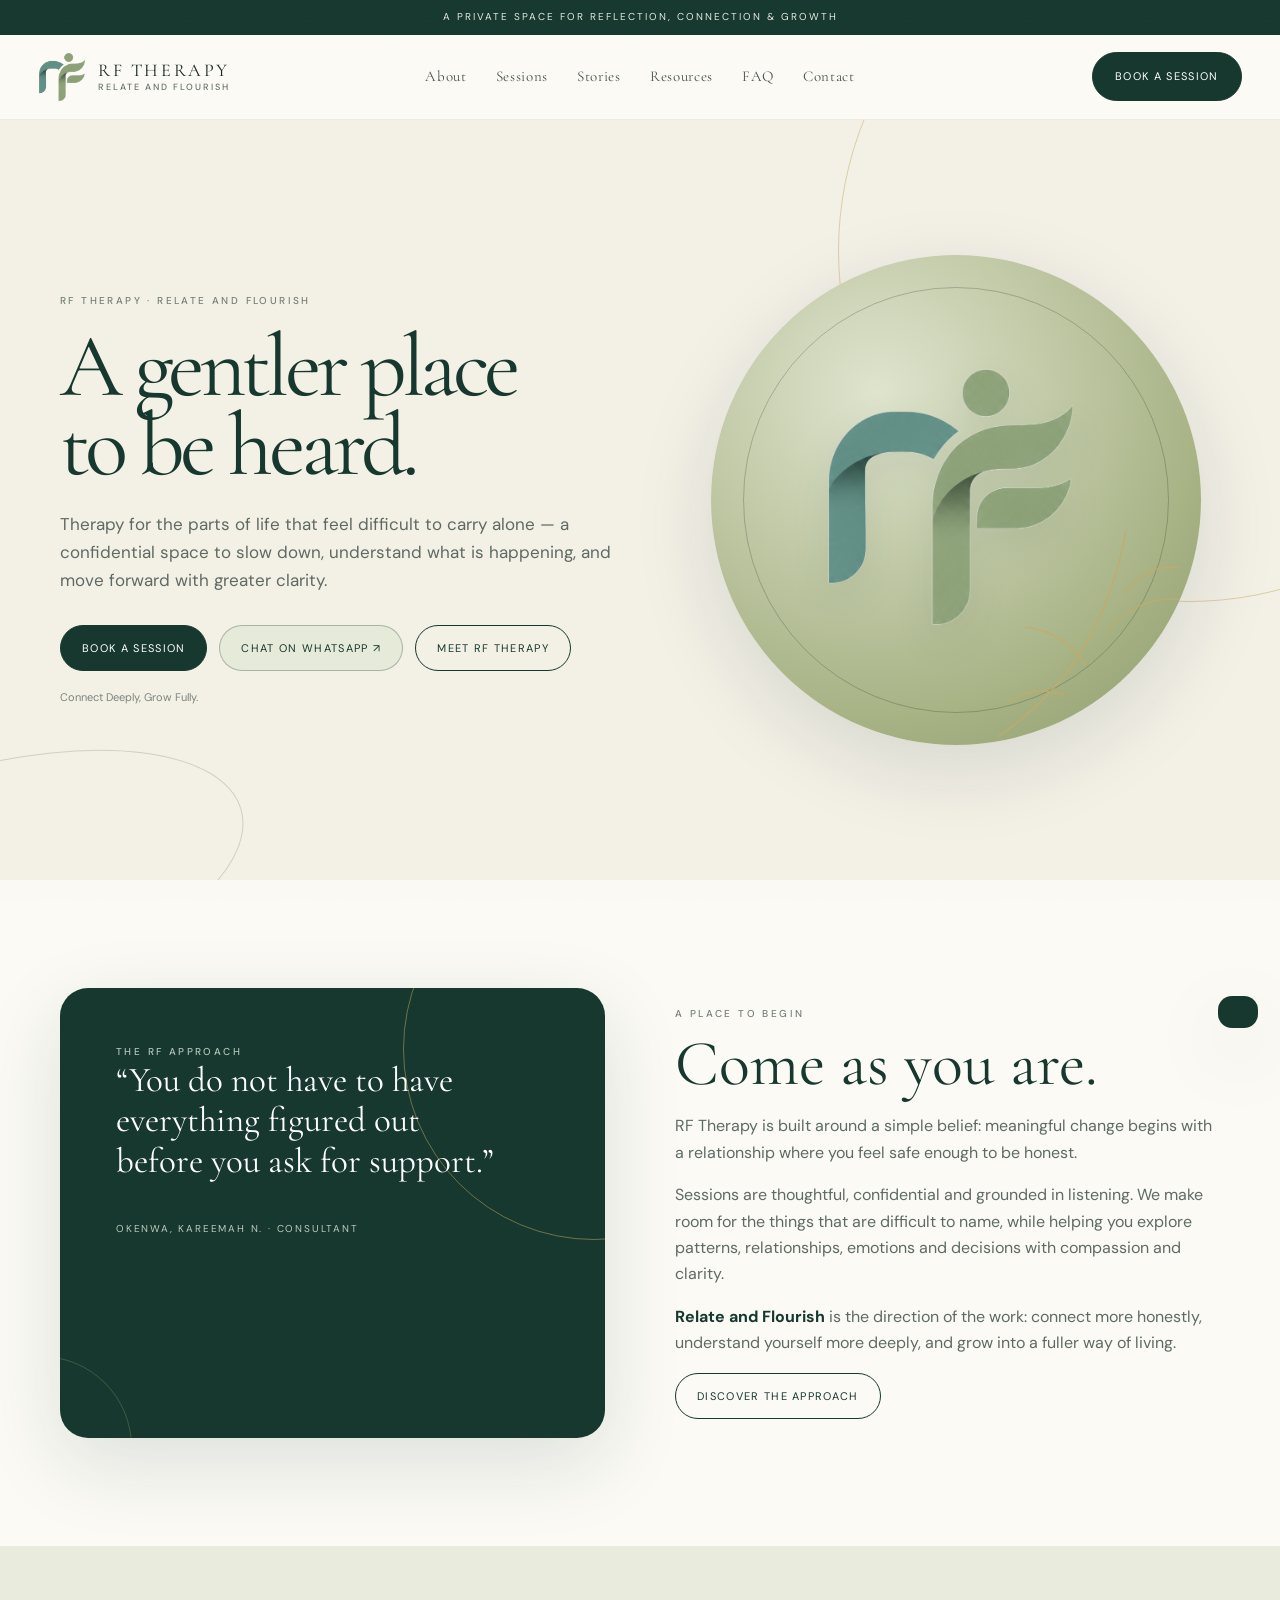
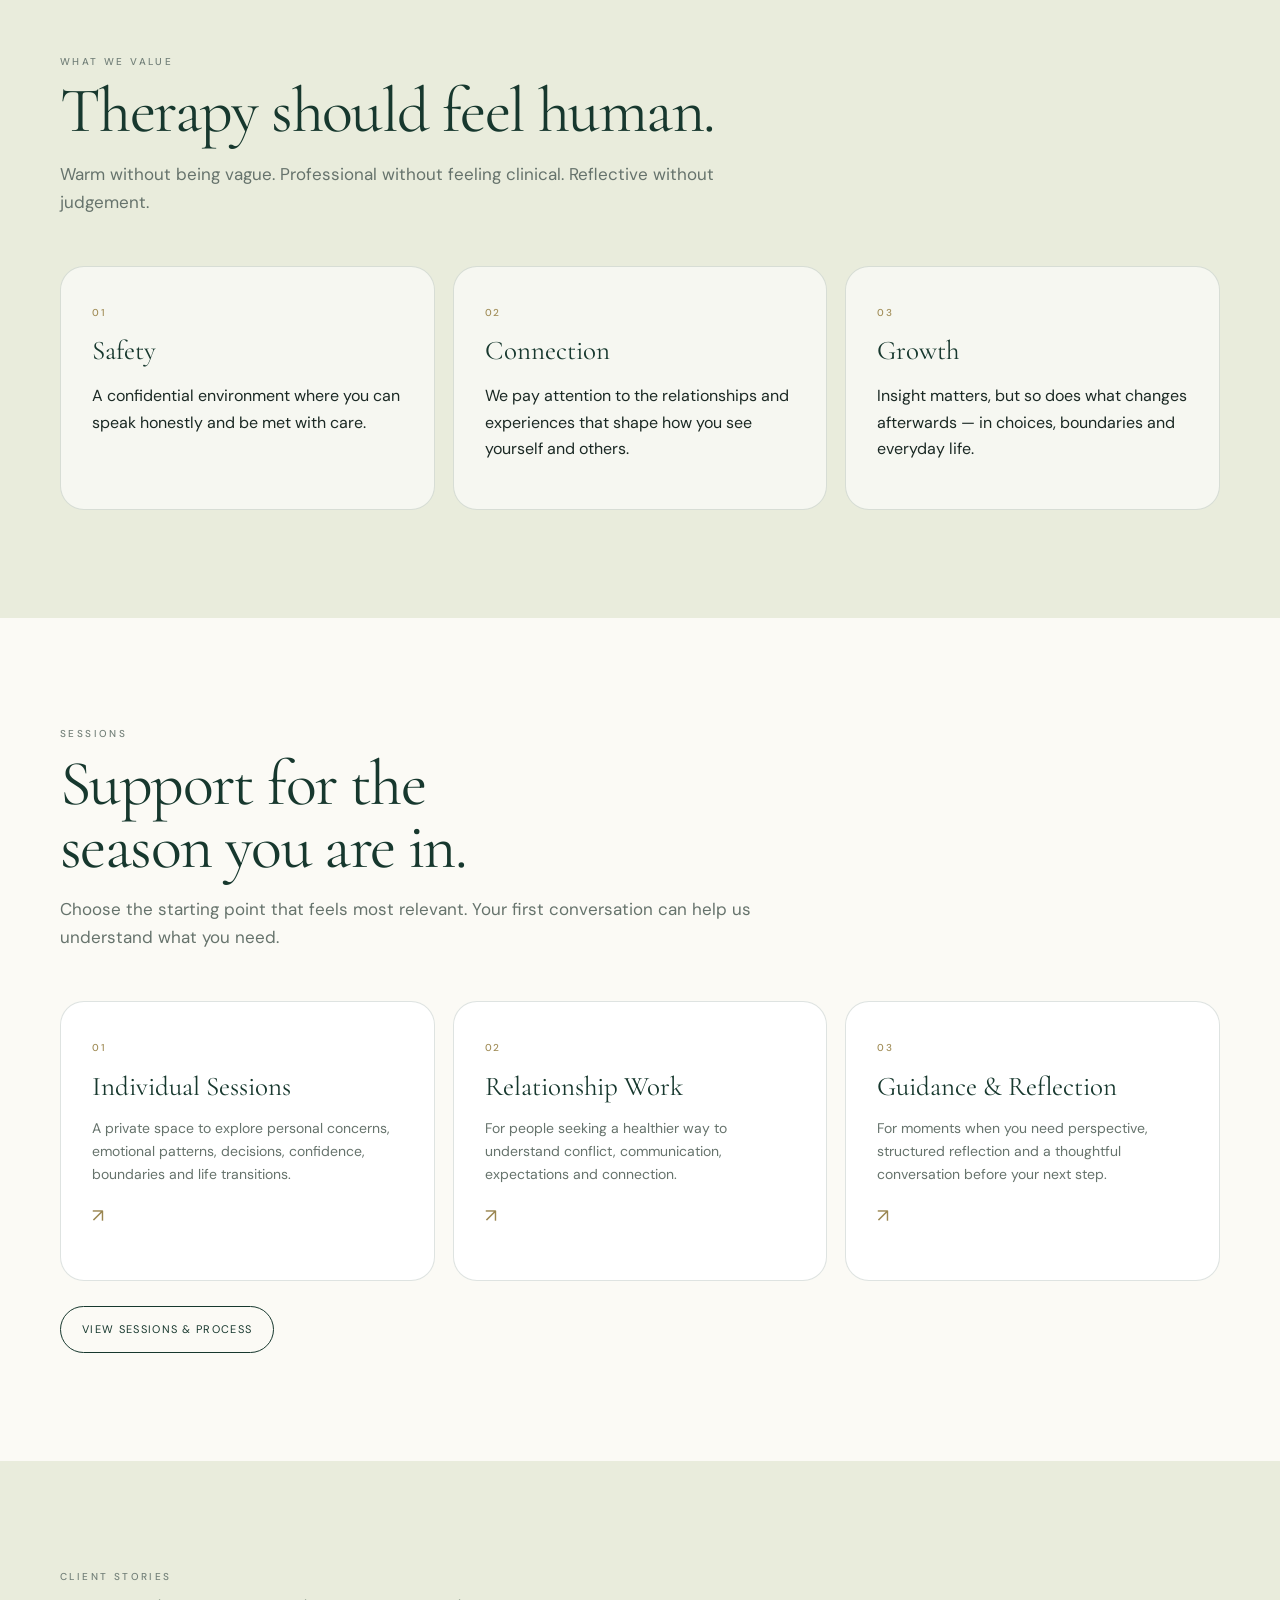
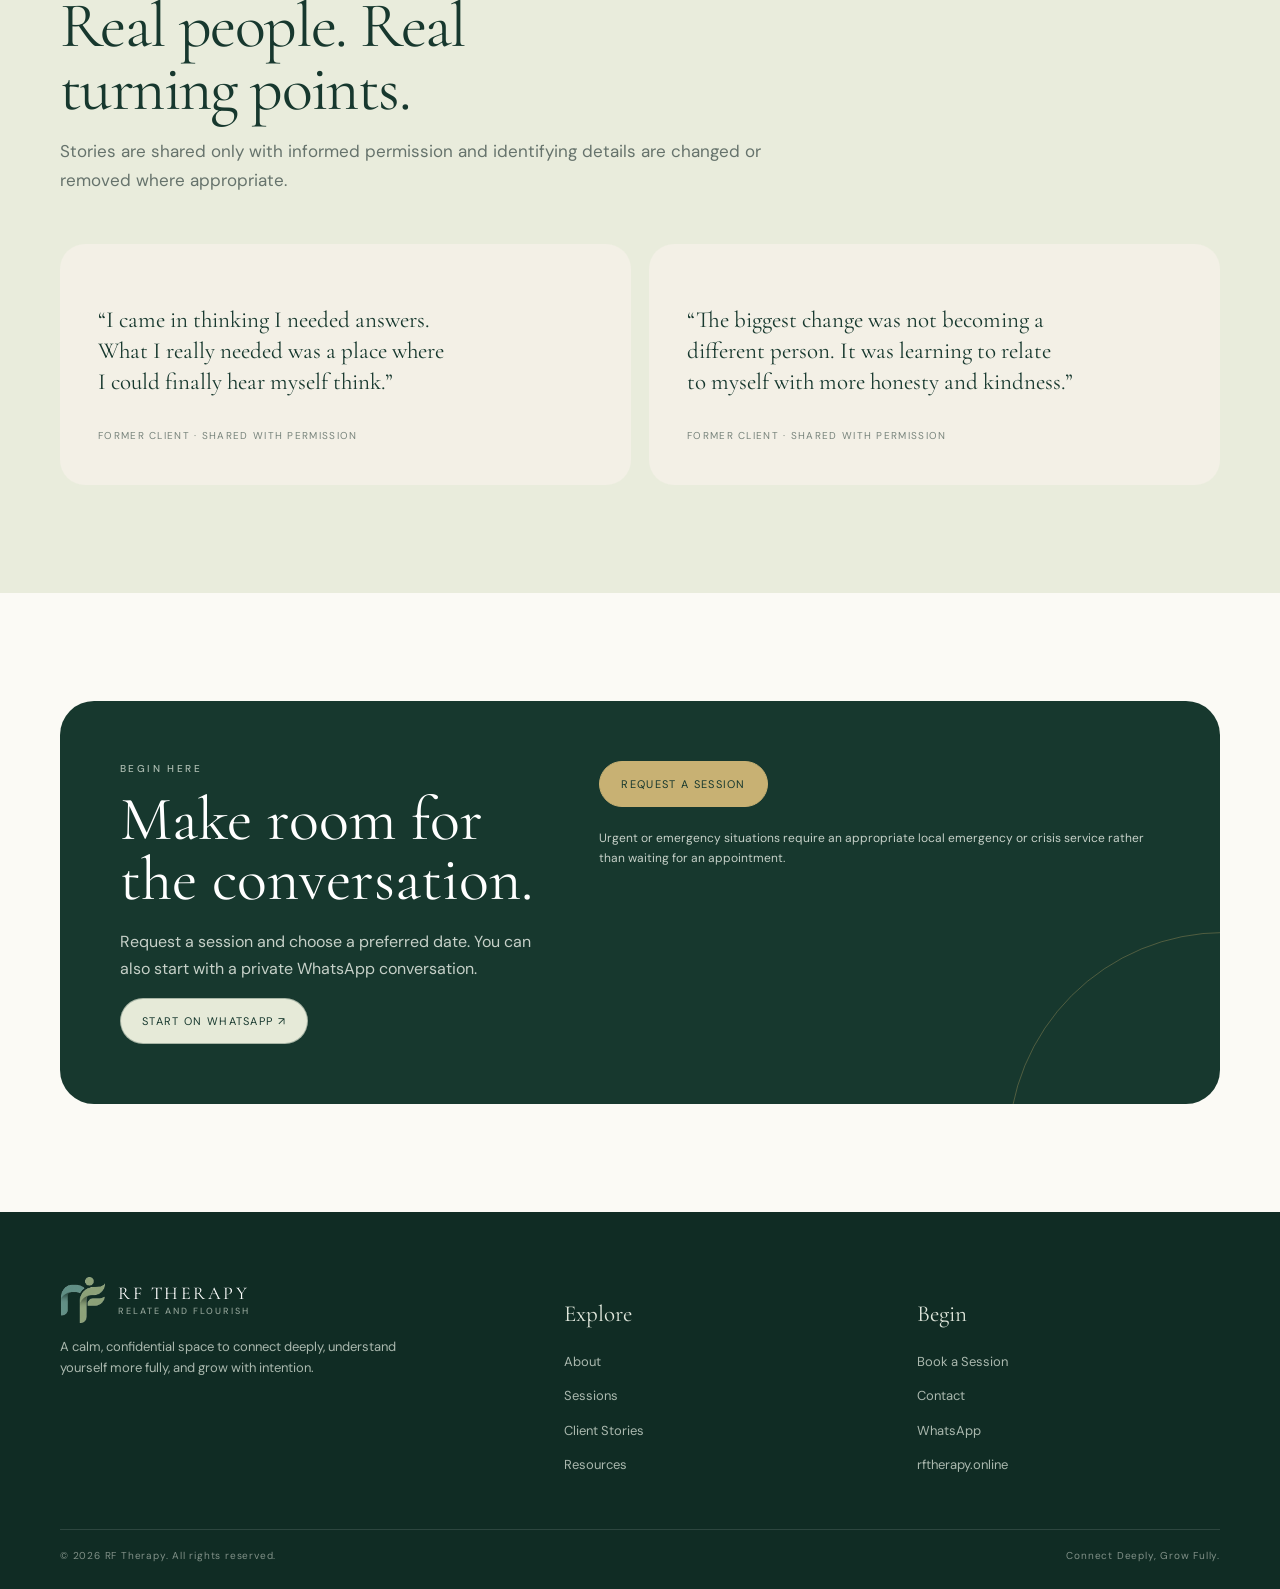
<file: index.html>
<!doctype html><html lang="en"><head><meta charset="utf-8"><meta name="viewport" content="width=device-width, initial-scale=1">
<meta name="description" content="RF Therapy — Relate & Flourish. A calm, confidential space to connect deeply and grow fully.">
<link rel="preconnect" href="https://fonts.googleapis.com"><link rel="preconnect" href="https://fonts.gstatic.com" crossorigin>
<link href="https://fonts.googleapis.com/css2?family=Cormorant+Garamond:wght@400;500;600&family=DM+Sans:wght@400;500;600&display=swap" rel="stylesheet">
<link rel="icon" type="image/x-icon" href="assets/favicon.ico"><link rel="icon" type="image/png" sizes="512x512" href="assets/favicon.png"><link rel="apple-touch-icon" href="assets/favicon-512.png"><link rel="stylesheet" href="assets/styles.css"><title>Home · RF Therapy</title></head><body><div class="announce">A private space for reflection, connection & growth</div>
<header class="site-header"><div class="wrap"><nav>
<a class="brand" href="index.html"><img src="assets/rf-mark.png" alt="RF Therapy mark"><div class="brand-copy">RF THERAPY<small>RELATE AND FLOURISH</small></div></a>
<div class="navlinks"><a href="about.html" class="">About</a><a href="sessions.html" class="">Sessions</a><a href="stories.html" class="">Stories</a><a href="resources.html" class="">Resources</a><a href="faq.html" class="">FAQ</a><a href="contact.html" class="">Contact</a></div>
<a class="nav-cta" href="booking.html">Book a Session</a><button class="menu" onclick="document.getElementById('mobilePanel').classList.toggle('open')" aria-label="Menu">☰</button>
</nav></div><div class="mobile-panel" id="mobilePanel"><a href="about.html">About</a><a href="sessions.html">Sessions</a><a href="stories.html">Stories</a><a href="resources.html">Resources</a><a href="faq.html">FAQ</a><a href="contact.html">Contact</a><a href="booking.html"><strong>Book a Session →</strong></a></div></header>
<main>
<section class="hero"><div class="wrap hero-grid"><div>
<div class="eyebrow">RF Therapy · Relate and Flourish</div>
<h1>A gentler place<br>to be heard.</h1>
<p>Therapy for the parts of life that feel difficult to carry alone — a confidential space to slow down, understand what is happening, and move forward with greater clarity.</p>
<div class="actions"><a class="btn primary" href="booking.html">Book a Session</a><a class="btn whatsapp" href="https://wa.me/2348144134768" target="_blank" rel="noopener">Chat on WhatsApp ↗</a><a class="btn secondary" href="about.html">Meet RF Therapy</a></div>
<div class="micro">Connect Deeply, Grow Fully.</div>
</div><div class="hero-visual"><div class="hero-orb"><img src="assets/rf-mark.png" alt=""></div>
<svg class="hero-leaf" viewBox="0 0 180 190"><path d="M8 176c55-38 89-88 104-168M79 118c-14-21-30-29-49-31M96 90c19-20 38-28 58-26M61 142c-19-6-34-3-47 8M111 58c15-17 29-22 45-20"/></svg>
</div></div></section>
<section><div class="wrap split"><div class="story-panel"><div class="kicker" style="color:#b6c4ba">The RF approach</div><div class="bigquote">“You do not have to have everything figured out before you ask for support.”</div><div class="signature">OKENWA, KAREEMAH N. · CONSULTANT</div></div><div class="bodycopy"><div class="kicker">A place to begin</div><h2 class="section-head" style="font:clamp(42px,5vw,64px)/.98 var(--serif);font-weight:400;color:var(--forest);margin:10px 0 18px">Come as you are.</h2><p>RF Therapy is built around a simple belief: meaningful change begins with a relationship where you feel safe enough to be honest.</p><p>Sessions are thoughtful, confidential and grounded in listening. We make room for the things that are difficult to name, while helping you explore patterns, relationships, emotions and decisions with compassion and clarity.</p><p><strong>Relate and Flourish</strong> is the direction of the work: connect more honestly, understand yourself more deeply, and grow into a fuller way of living.</p><a class="btn secondary" href="about.html">Discover the approach</a></div></div></section>
<section class="soft"><div class="wrap"><div class="section-head"><div class="kicker">What we value</div><h2>Therapy should feel human.</h2><p class="lead">Warm without being vague. Professional without feeling clinical. Reflective without judgement.</p></div><div class="values"><div class="value"><span class="num">01</span><h3>Safety</h3><p>A confidential environment where you can speak honestly and be met with care.</p></div><div class="value"><span class="num">02</span><h3>Connection</h3><p>We pay attention to the relationships and experiences that shape how you see yourself and others.</p></div><div class="value"><span class="num">03</span><h3>Growth</h3><p>Insight matters, but so does what changes afterwards — in choices, boundaries and everyday life.</p></div></div></div></section>
<section><div class="wrap"><div class="section-head"><div class="kicker">Sessions</div><h2>Support for the season you are in.</h2><p class="lead">Choose the starting point that feels most relevant. Your first conversation can help us understand what you need.</p></div><div class="cards"><article class="card"><span class="num">01</span><h3>Individual Sessions</h3><p>A private space to explore personal concerns, emotional patterns, decisions, confidence, boundaries and life transitions.</p><span class="arrow">↗</span></article><article class="card"><span class="num">02</span><h3>Relationship Work</h3><p>For people seeking a healthier way to understand conflict, communication, expectations and connection.</p><span class="arrow">↗</span></article><article class="card"><span class="num">03</span><h3>Guidance & Reflection</h3><p>For moments when you need perspective, structured reflection and a thoughtful conversation before your next step.</p><span class="arrow">↗</span></article></div><div style="margin-top:25px"><a class="btn secondary" href="sessions.html">View sessions & process</a></div></div></section>
<section class="soft"><div class="wrap"><div class="section-head"><div class="kicker">Client stories</div><h2>Real people. Real turning points.</h2><p class="lead">Stories are shared only with informed permission and identifying details are changed or removed where appropriate.</p></div><div class="stories"><div class="testimonial"><p>“I came in thinking I needed answers. What I really needed was a place where I could finally hear myself think.”</p><small>Former client · shared with permission</small></div><div class="testimonial"><p>“The biggest change was not becoming a different person. It was learning to relate to myself with more honesty and kindness.”</p><small>Former client · shared with permission</small></div></div></div></section>
<section><div class="wrap"><div class="booking"><div><div class="kicker" style="color:#aebdb2">Begin here</div><h2>Make room for the conversation.</h2><p>Request a session and choose a preferred date. You can also start with a private WhatsApp conversation.</p><a class="btn whatsapp" href="https://wa.me/2348144134768" target="_blank" rel="noopener">Start on WhatsApp ↗</a></div><div><a class="btn primary" href="booking.html" style="background:#c8b173;color:#17382e;border-color:#c8b173">Request a Session</a><p style="font-size:12px;margin-top:22px">Urgent or emergency situations require an appropriate local emergency or crisis service rather than waiting for an appointment.</p></div></div></div></section>
</main><footer class="footer"><div class="wrap footer-grid">
<div><a class="brand" href="index.html"><img src="assets/rf-mark.png" alt="" style="width:46px;height:46px"><div class="brand-copy">RF THERAPY<small>RELATE AND FLOURISH</small></div></a><p style="max-width:340px">A calm, confidential space to connect deeply, understand yourself more fully, and grow with intention.</p></div>
<div><h3>Explore</h3><p><a href="about.html">About</a></p><p><a href="sessions.html">Sessions</a></p><p><a href="stories.html">Client Stories</a></p><p><a href="resources.html">Resources</a></p></div>
<div><h3>Begin</h3><p><a href="booking.html">Book a Session</a></p><p><a href="contact.html">Contact</a></p><p><a href="https://wa.me/2348144134768">WhatsApp</a></p><p><a href="https://rftherapy.online">rftherapy.online</a></p></div>
</div><div class="wrap bottom"><span>© 2026 RF Therapy. All rights reserved.</span><span>Connect Deeply, Grow Fully.</span></div></footer>
<div class="toast" id="toast"></div>
<script>
function notify(msg){const t=document.getElementById('toast');t.textContent=msg;t.classList.add('show');setTimeout(()=>t.classList.remove('show'),5500)}
</script><script>document.querySelectorAll('#mobilePanel a').forEach(a=>a.addEventListener('click',()=>document.getElementById('mobilePanel').classList.remove('open')));</script></body></html>
</file>
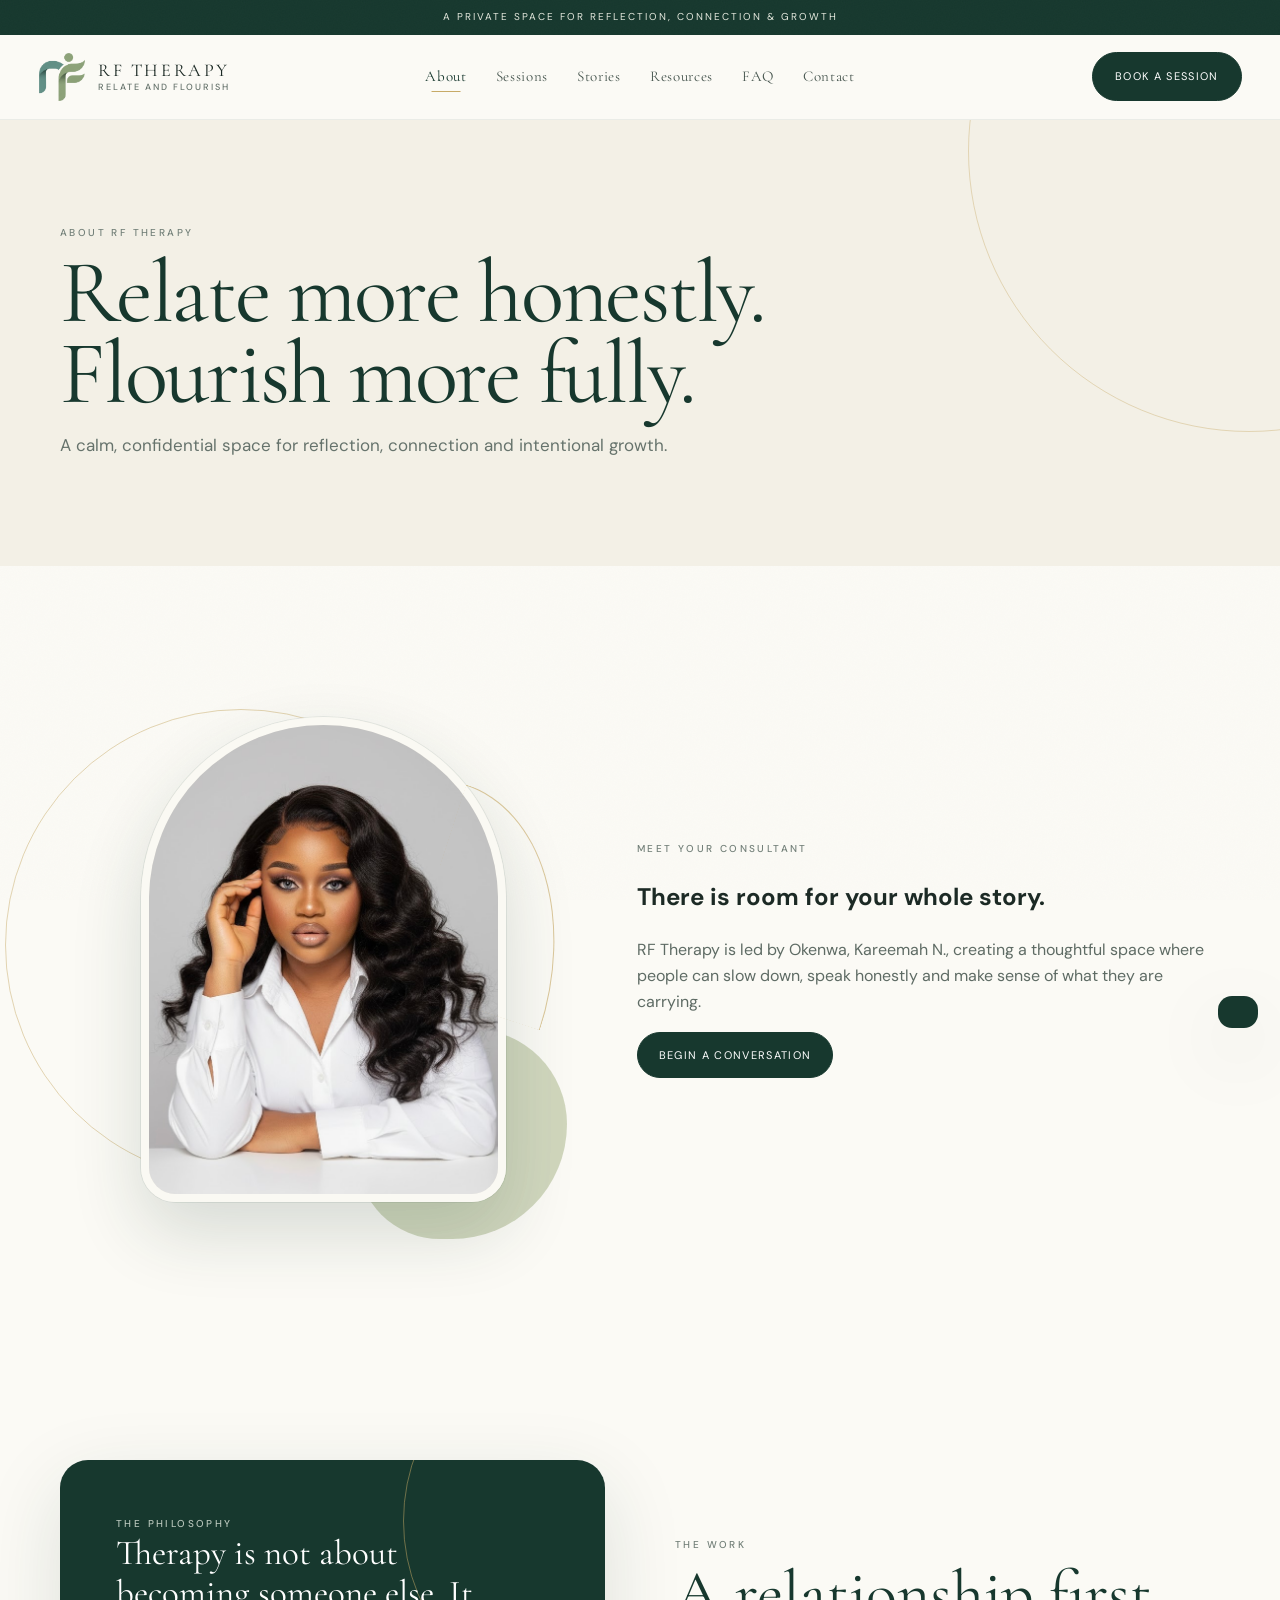
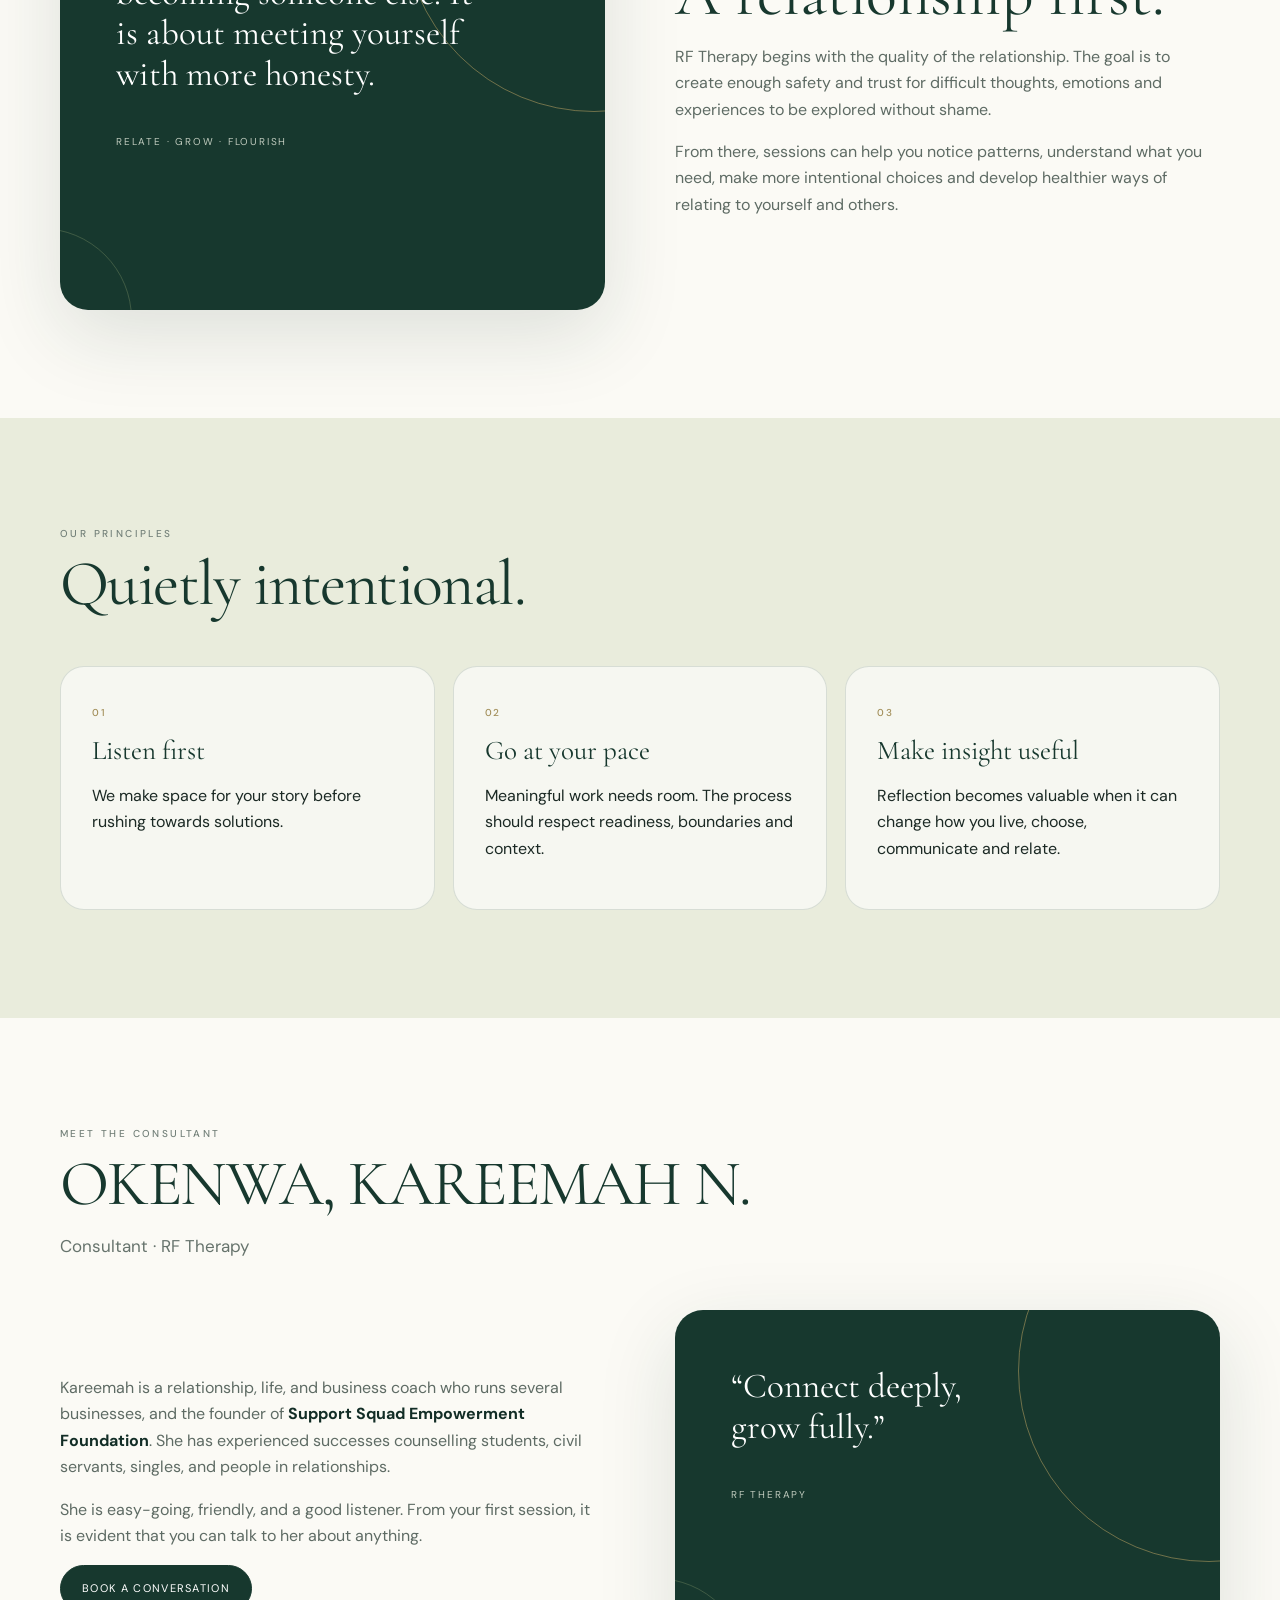
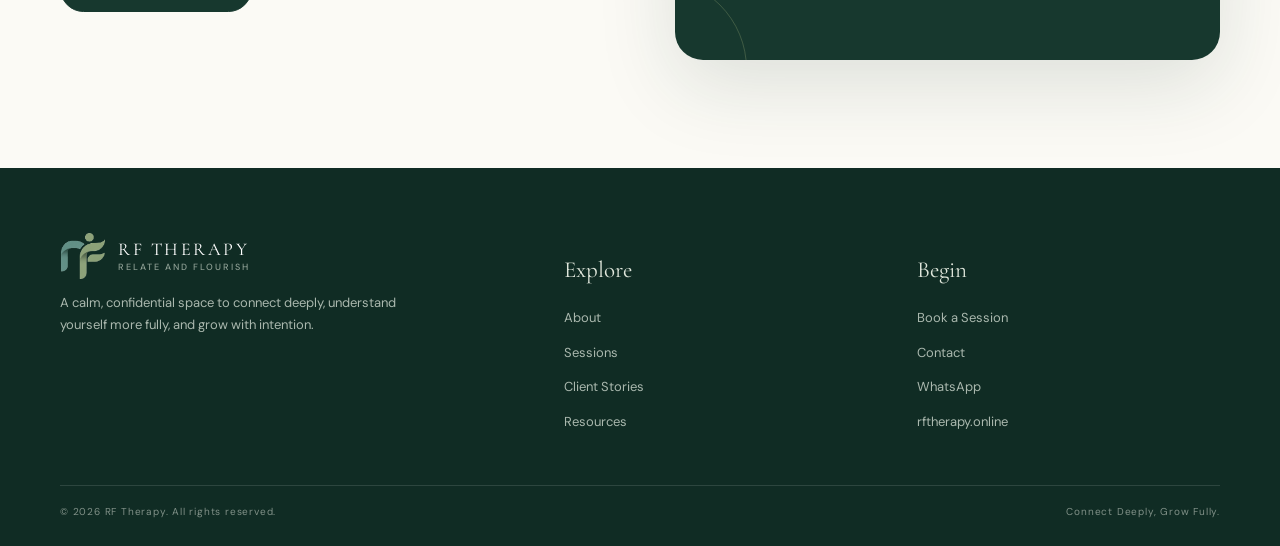
<file: about.html>
<!doctype html>
<html lang="en">
    <head>
        <meta charset="utf-8" />
        <meta name="viewport" content="width=device-width, initial-scale=1" />
        <meta
            name="description"
            content="RF Therapy — Relate & Flourish. A calm, confidential space to connect deeply and grow fully."
        />
        <link rel="preconnect" href="https://fonts.googleapis.com" />
        <link rel="preconnect" href="https://fonts.gstatic.com" crossorigin />
        <link
            href="https://fonts.googleapis.com/css2?family=Cormorant+Garamond:wght@400;500;600&family=DM+Sans:wght@400;500;600&display=swap"
            rel="stylesheet"
        />
        <link rel="icon" type="image/x-icon" href="assets/favicon.ico" />
        <link rel="icon" type="image/png" sizes="512x512" href="assets/favicon.png" />
        <link rel="apple-touch-icon" href="assets/favicon-512.png" />
        <link rel="stylesheet" href="assets/styles.css" />
        <title>About · RF Therapy</title>
    </head>
    <body>
        <div class="announce">A private space for reflection, connection & growth</div>
        <header class="site-header">
            <div class="wrap">
                <nav>
                    <a class="brand" href="index.html"
                        ><img src="assets/rf-mark.png" alt="RF Therapy mark" />
                        <div class="brand-copy">RF THERAPY<small>RELATE AND FLOURISH</small></div></a
                    >
                    <div class="navlinks">
                        <a href="about.html" class="active">About</a><a href="sessions.html" class="">Sessions</a
                        ><a href="stories.html" class="">Stories</a><a href="resources.html" class="">Resources</a
                        ><a href="faq.html" class="">FAQ</a><a href="contact.html" class="">Contact</a>
                    </div>
                    <a class="nav-cta" href="booking.html">Book a Session</a
                    ><button
                        class="menu"
                        onclick="document.getElementById('mobilePanel').classList.toggle('open')"
                        aria-label="Menu"
                    >
                        ☰
                    </button>
                </nav>
            </div>
            <div class="mobile-panel" id="mobilePanel">
                <a href="about.html">About</a><a href="sessions.html">Sessions</a><a href="stories.html">Stories</a
                ><a href="resources.html">Resources</a><a href="faq.html">FAQ</a><a href="contact.html">Contact</a
                ><a href="booking.html"><strong>Book a Session →</strong></a>
            </div>
        </header>
        <main>
            <section class="page-hero">
                <div class="wrap">
                    <div class="kicker">About RF Therapy</div>
                    <h1>Relate more honestly.<br />Flourish more fully.</h1>
                    <p>A calm, confidential space for reflection, connection and intentional growth.</p>
                </div>
            </section>
            <section class="consultant-feature">
                <div class="wrap consultant-feature-grid">
                    <div class="consultant-photo-wrap">
                        <div class="consultant-photo-frame">
                            <img
                                src="assets/kareemah-3.jpeg"
                                alt="Okenwa, Kareemah N. — Consultant at RF Therapy"
                                class="consultant-photo"
                            >
                        </div>
                    </div>
                    <div>
                        <div class="kicker">Meet your consultant</div>
                        <h2>There is room for your whole story.</h2>
                        <div class="bodycopy">
                            <p>
                                RF Therapy is led by Okenwa, Kareemah N., creating a thoughtful space where people can
                                slow down, speak honestly and make sense of what they are carrying.
                            </p>
                            <!-- <p>
                                This section is intentionally designed so the portrait can visually break beyond the
                                frame rather than sit as a conventional rectangular photograph.
                            </p> -->
                        </div>
                        <a class="btn primary" href="booking.html">Begin a conversation</a>
                    </div>
                </div>
            </section>
            <section>
                <div class="wrap split">
                    <div class="story-panel">
                        <div class="kicker" style="color: #b8c5bb">The philosophy</div>
                        <div class="bigquote">
                            Therapy is not about becoming someone else. It is about meeting yourself with more honesty.
                        </div>
                        <div class="signature">RELATE · GROW · FLOURISH</div>
                    </div>
                    <div class="bodycopy">
                        <div class="kicker">The work</div>
                        <h2
                            class="section-head"
                            style="
                                font: clamp(42px, 5vw, 64px) / 0.98 var(--serif);
                                font-weight: 400;
                                color: var(--forest);
                                margin: 10px 0 18px;
                            "
                        >
                            A relationship first.
                        </h2>
                        <p>
                            RF Therapy begins with the quality of the relationship. The goal is to create enough safety
                            and trust for difficult thoughts, emotions and experiences to be explored without shame.
                        </p>
                        <p>
                            From there, sessions can help you notice patterns, understand what you need, make more
                            intentional choices and develop healthier ways of relating to yourself and others.
                        </p>
                    </div>
                </div>
            </section>
            <section class="soft">
                <div class="wrap">
                    <div class="section-head">
                        <div class="kicker">Our principles</div>
                        <h2>Quietly intentional.</h2>
                    </div>
                    <div class="values">
                        <div class="value">
                            <span class="num">01</span>
                            <h3>Listen first</h3>
                            <p>We make space for your story before rushing towards solutions.</p>
                        </div>
                        <div class="value">
                            <span class="num">02</span>
                            <h3>Go at your pace</h3>
                            <p>
                                Meaningful work needs room. The process should respect readiness, boundaries and
                                context.
                            </p>
                        </div>
                        <div class="value">
                            <span class="num">03</span>
                            <h3>Make insight useful</h3>
                            <p>
                                Reflection becomes valuable when it can change how you live, choose, communicate and
                                relate.
                            </p>
                        </div>
                    </div>
                </div>
            </section>
            <section>
                <div class="wrap">
                    <div class="section-head">
                        <div class="kicker">Meet the consultant</div>
                        <h2>OKENWA, KAREEMAH N.</h2>
                        <p class="lead">Consultant · RF Therapy</p>
                    </div>
                    <div class="split">
                        <div class="bodycopy">
                            <p>
                                Kareemah is a relationship, life, and business coach who runs several businesses, and the founder of <a style="font-weight: bold;color:#122d26;" href="https://sse.foundation">Support Squad Empowerment Foundation</a>.
                                She has experienced successes counselling students, civil servants, singles, and people in relationships.<br />
                            </p>
                            <p>
                                She is easy-going, friendly, and a good listener. From your first session, it is evident that you can talk to her about anything.<br />
                            </p>
                            <a class="btn primary" href="booking.html">Book a Conversation</a>
                        </div>
                        <div class="story-panel" style="min-height: 350px">
                            <div class="bigquote">“Connect deeply,<br />grow fully.”</div>
                            <div class="signature">RF THERAPY</div>
                        </div>
                    </div>
                </div>
            </section>
        </main>
        <footer class="footer">
            <div class="wrap footer-grid">
                <div>
                    <a class="brand" href="index.html"
                        ><img src="assets/rf-mark.png" alt="" style="width: 46px; height: 46px" />
                        <div class="brand-copy">RF THERAPY<small>RELATE AND FLOURISH</small></div></a
                    >
                    <p style="max-width: 340px">
                        A calm, confidential space to connect deeply, understand yourself more fully, and grow with
                        intention.
                    </p>
                </div>
                <div>
                    <h3>Explore</h3>
                    <p><a href="about.html">About</a></p>
                    <p><a href="sessions.html">Sessions</a></p>
                    <p><a href="stories.html">Client Stories</a></p>
                    <p><a href="resources.html">Resources</a></p>
                </div>
                <div>
                    <h3>Begin</h3>
                    <p><a href="booking.html">Book a Session</a></p>
                    <p><a href="contact.html">Contact</a></p>
                    <p><a href="https://wa.me/2348144134768">WhatsApp</a></p>
                    <p><a href="https://rftherapy.online">rftherapy.online</a></p>
                </div>
            </div>
            <div class="wrap bottom">
                <span>© 2026 RF Therapy. All rights reserved.</span><span>Connect Deeply, Grow Fully.</span>
            </div>
        </footer>
        <div class="toast" id="toast"></div>
        <script>
            function notify(msg) {
                const t = document.getElementById("toast");
                t.textContent = msg;
                t.classList.add("show");
                setTimeout(() => t.classList.remove("show"), 5500);
            }
        </script>
        <script>
            document
                .querySelectorAll("#mobilePanel a")
                .forEach((a) =>
                    a.addEventListener("click", () => document.getElementById("mobilePanel").classList.remove("open"))
                );
        </script>
    </body>
</html>
</file>
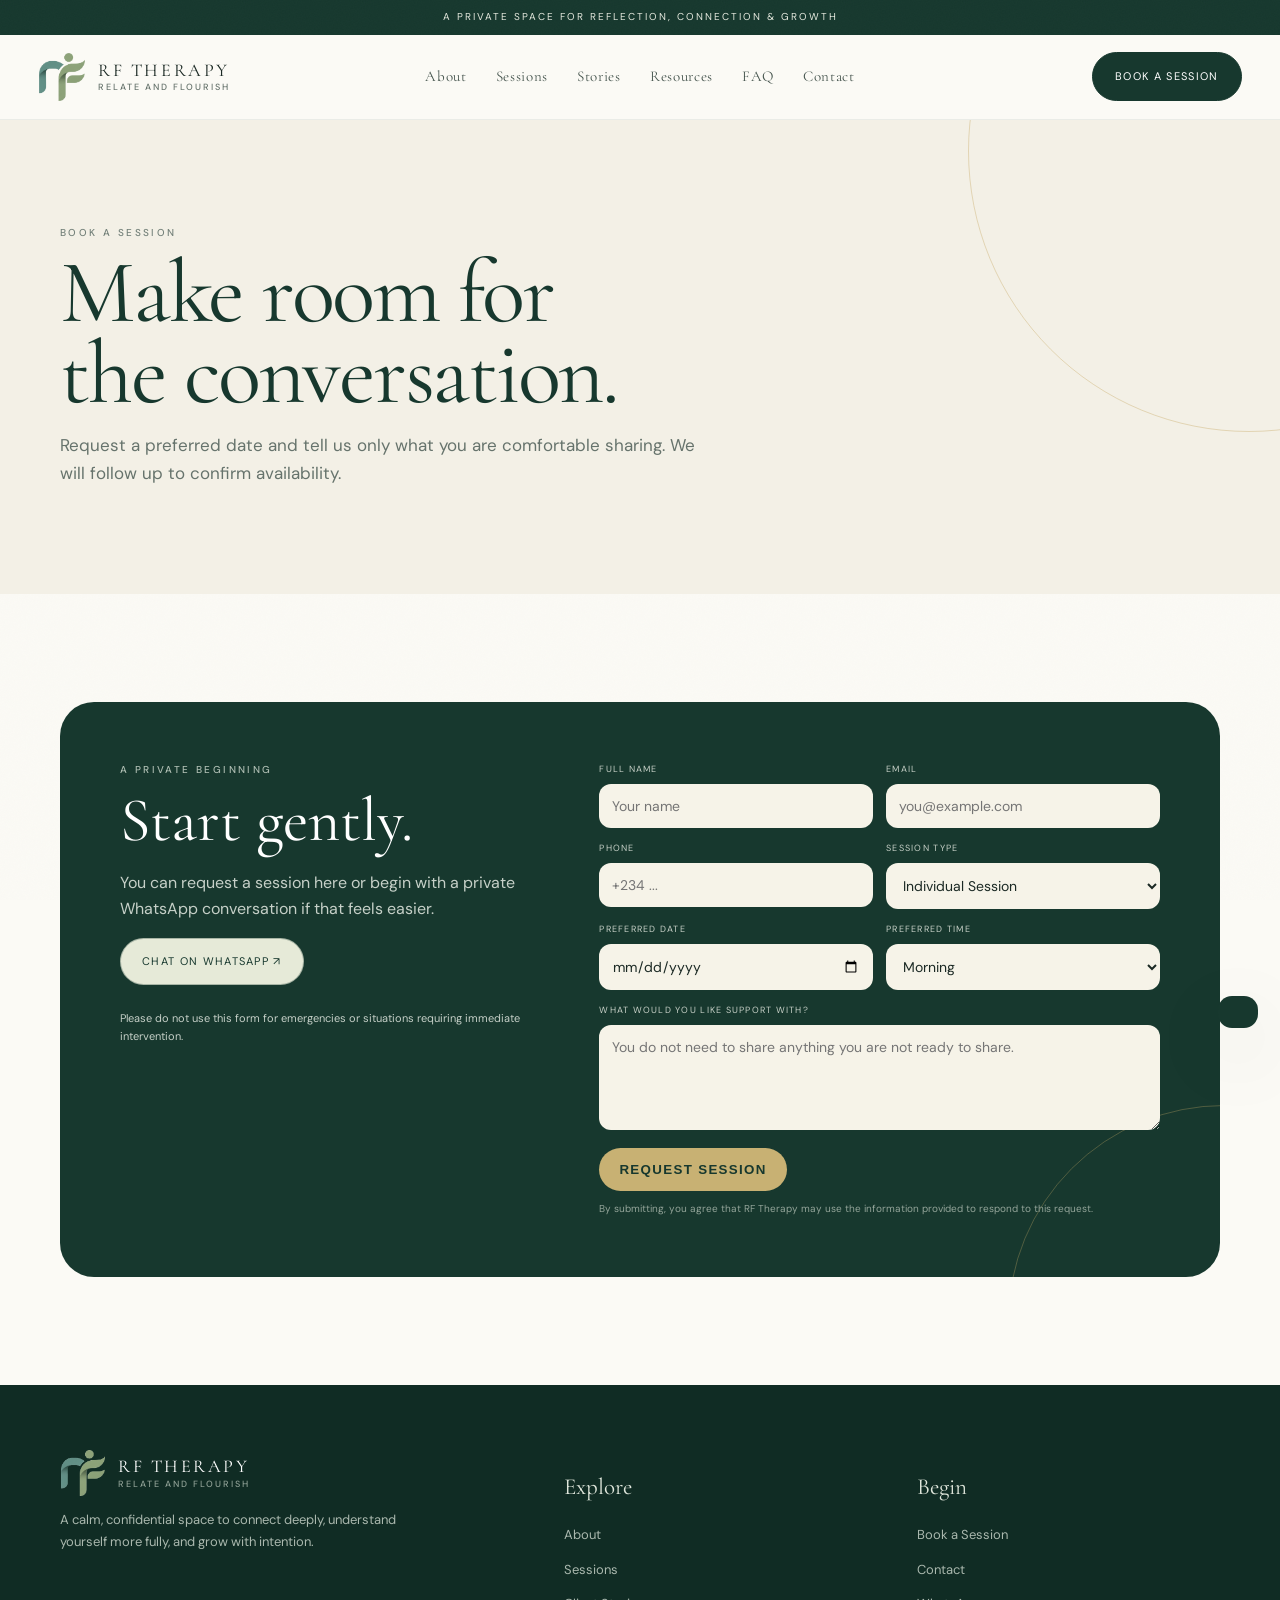
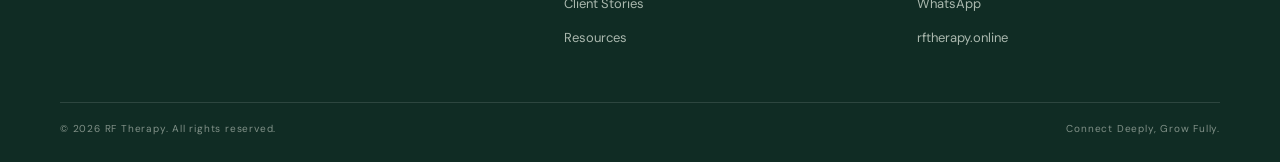
<file: booking.html>
<!doctype html><html lang="en"><head><meta charset="utf-8"><meta name="viewport" content="width=device-width, initial-scale=1">
<meta name="description" content="RF Therapy — Relate & Flourish. A calm, confidential space to connect deeply and grow fully.">
<link rel="preconnect" href="https://fonts.googleapis.com"><link rel="preconnect" href="https://fonts.gstatic.com" crossorigin>
<link href="https://fonts.googleapis.com/css2?family=Cormorant+Garamond:wght@400;500;600&family=DM+Sans:wght@400;500;600&display=swap" rel="stylesheet">
<link rel="icon" type="image/x-icon" href="assets/favicon.ico"><link rel="icon" type="image/png" sizes="512x512" href="assets/favicon.png"><link rel="apple-touch-icon" href="assets/favicon-512.png"><link rel="stylesheet" href="assets/styles.css"><title>Book a Session · RF Therapy</title></head><body><div class="announce">A private space for reflection, connection & growth</div>
<header class="site-header"><div class="wrap"><nav>
<a class="brand" href="index.html"><img src="assets/rf-mark.png" alt="RF Therapy mark"><div class="brand-copy">RF THERAPY<small>RELATE AND FLOURISH</small></div></a>
<div class="navlinks"><a href="about.html" class="">About</a><a href="sessions.html" class="">Sessions</a><a href="stories.html" class="">Stories</a><a href="resources.html" class="">Resources</a><a href="faq.html" class="">FAQ</a><a href="contact.html" class="">Contact</a></div>
<a class="nav-cta" href="booking.html">Book a Session</a><button class="menu" onclick="document.getElementById('mobilePanel').classList.toggle('open')" aria-label="Menu">☰</button>
</nav></div><div class="mobile-panel" id="mobilePanel"><a href="about.html">About</a><a href="sessions.html">Sessions</a><a href="stories.html">Stories</a><a href="resources.html">Resources</a><a href="faq.html">FAQ</a><a href="contact.html">Contact</a><a href="booking.html"><strong>Book a Session →</strong></a></div></header>
<main>
<section class="page-hero"><div class="wrap"><div class="kicker">Book a session</div><h1>Make room for the conversation.</h1><p>Request a preferred date and tell us only what you are comfortable sharing. We will follow up to confirm availability.</p></div></section>
<section><div class="wrap"><div class="booking"><div><div class="kicker" style="color:#aebdb2">A private beginning</div><h2>Start gently.</h2><p>You can request a session here or begin with a private WhatsApp conversation if that feels easier.</p><a class="btn whatsapp" href="https://wa.me/2348144134768" target="_blank" rel="noopener">Chat on WhatsApp ↗</a><p style="font-size:11px;margin-top:24px">Please do not use this form for emergencies or situations requiring immediate intervention.</p></div>
<form class="form" id="rf-session-form">
  <label>Full name<input required name="name" placeholder="Your name"></label>
  <label>Email<input required type="email" name="email" placeholder="you@example.com"></label>
  <label>Phone<input name="phone" placeholder="+234 ..."></label>
  <label>Session type<select name="type"><option>Individual Session</option><option>Relationship Work</option><option>Guidance & Reflection</option></select></label>
  <label>Preferred date<input required type="date" name="date"></label>
  <label>Preferred time<select name="time"><option>Morning</option><option>Afternoon</option><option>Evening</option></select></label>
  <label class="full">What would you like support with?<textarea name="message" placeholder="You do not need to share anything you are not ready to share."></textarea></label>
  <div class="full">
    <button type="submit">Request Session</button>
    <div class="consent">By submitting, you agree that RF Therapy may use the information provided to respond to this request.</div>
  </div>
</form>
</div></div></section>
</main><footer class="footer"><div class="wrap footer-grid">
<div><a class="brand" href="index.html"><img src="assets/rf-mark.png" alt="" style="width:46px;height:46px"><div class="brand-copy">RF THERAPY<small>RELATE AND FLOURISH</small></div></a><p style="max-width:340px">A calm, confidential space to connect deeply, understand yourself more fully, and grow with intention.</p></div>
<div><h3>Explore</h3><p><a href="about.html">About</a></p><p><a href="sessions.html">Sessions</a></p><p><a href="stories.html">Client Stories</a></p><p><a href="resources.html">Resources</a></p></div>
<div><h3>Begin</h3><p><a href="booking.html">Book a Session</a></p><p><a href="contact.html">Contact</a></p><p><a href="https://wa.me/2348144134768">WhatsApp</a></p><p><a href="https://rftherapy.online">rftherapy.online</a></p></div>
</div><div class="wrap bottom"><span>© 2026 RF Therapy. All rights reserved.</span><span>Connect Deeply, Grow Fully.</span></div></footer>
<div class="toast" id="toast"></div>
<script>
function notify(msg){const t=document.getElementById('toast');t.textContent=msg;t.classList.add('show');setTimeout(()=>t.classList.remove('show'),5500)}
</script><script>document.querySelectorAll('#mobilePanel a').forEach(a=>a.addEventListener('click',()=>document.getElementById('mobilePanel').classList.remove('open')));</script>
<script>
document.getElementById('rf-session-form').addEventListener('submit', function (event) {
  event.preventDefault();

  const form = event.target;
  const submitButton = form.querySelector('button[type="submit"]');
  const formData = new FormData(form);

  submitButton.disabled = true;
  submitButton.textContent = 'Sending...';

  fetch('https://formspree.io/f/mppzqvlz', {
    method: 'POST',
    body: formData,
    headers: {
      'Accept': 'application/json'
    }
  })
    .then((response) => {
      if (response.ok) {
        notify('Thank you — your session request has been sent. We will be in touch shortly to confirm.');
        form.reset();
      } else {
        return response.json().then((data) => {
          const errorMessage = (data && data.errors)
            ? data.errors.map((err) => err.message).join(', ')
            : 'Something went wrong. Please try again or reach out directly.';
          notify(errorMessage);
        });
      }
    })
    .catch(() => {
      notify('We could not send your request. Please check your connection and try again.');
    })
    .finally(() => {
      submitButton.disabled = false;
      submitButton.textContent = 'Request Session';
    });
});
</script>
</body></html>
</file>
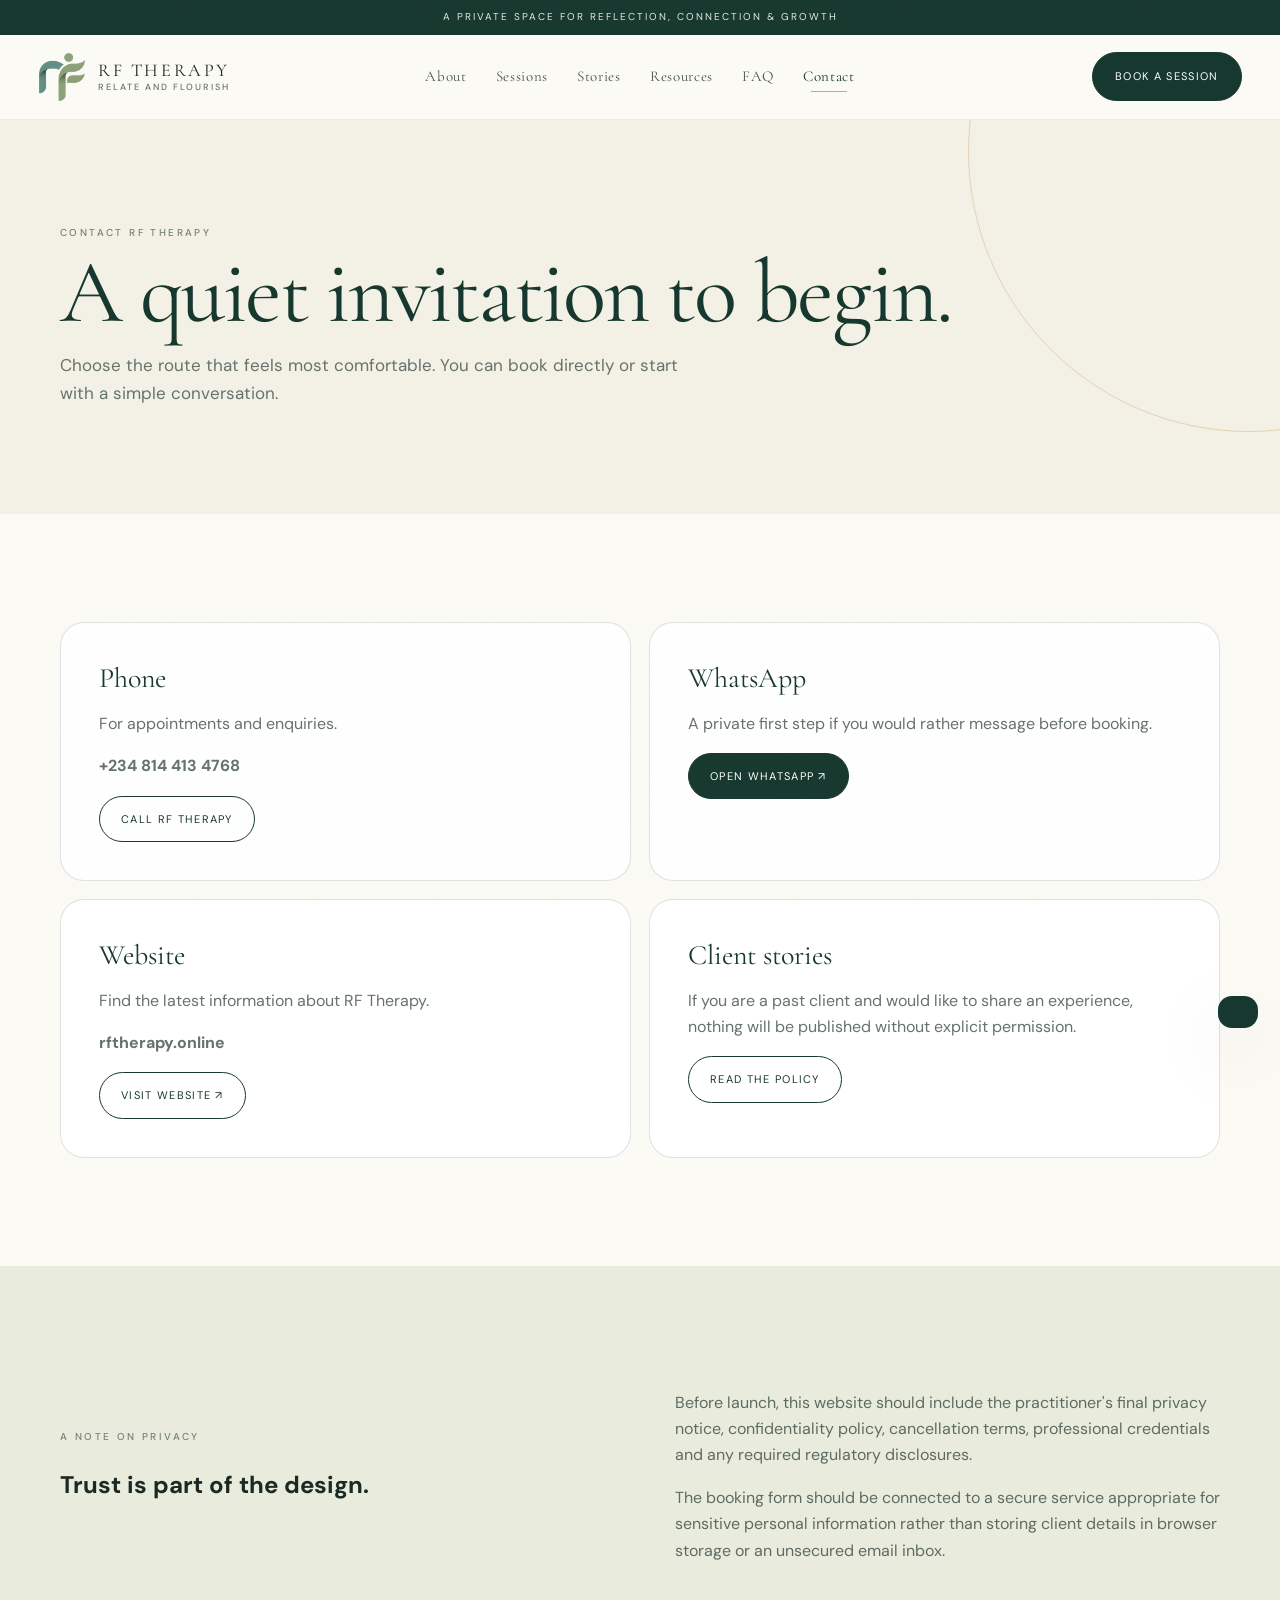
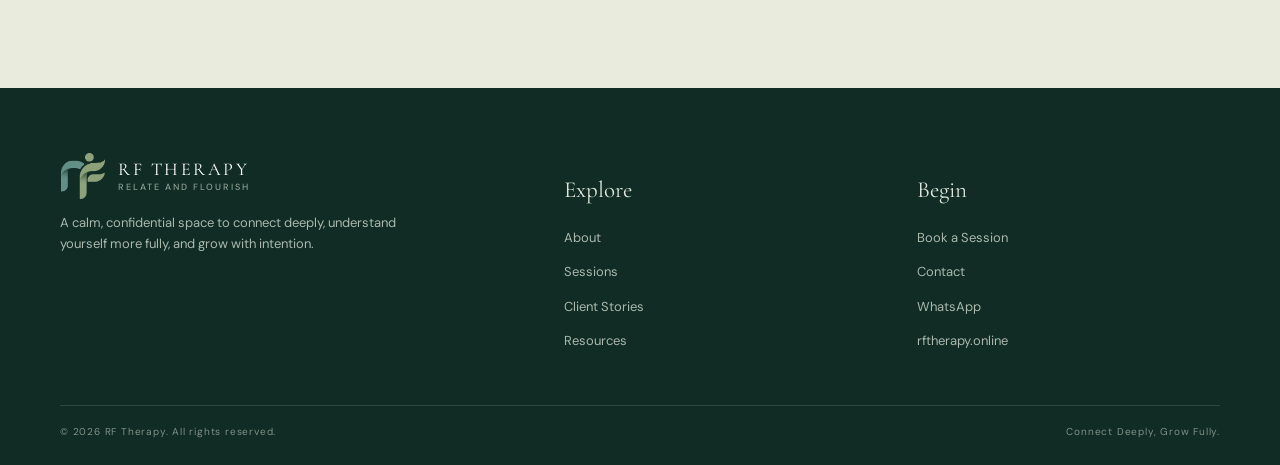
<file: contact.html>
<!doctype html><html lang="en"><head><meta charset="utf-8"><meta name="viewport" content="width=device-width, initial-scale=1">
<meta name="description" content="RF Therapy — Relate & Flourish. A calm, confidential space to connect deeply and grow fully.">
<link rel="preconnect" href="https://fonts.googleapis.com"><link rel="preconnect" href="https://fonts.gstatic.com" crossorigin>
<link href="https://fonts.googleapis.com/css2?family=Cormorant+Garamond:wght@400;500;600&family=DM+Sans:wght@400;500;600&display=swap" rel="stylesheet">
<link rel="icon" type="image/x-icon" href="assets/favicon.ico"><link rel="icon" type="image/png" sizes="512x512" href="assets/favicon.png"><link rel="apple-touch-icon" href="assets/favicon-512.png"><link rel="stylesheet" href="assets/styles.css"><title>Contact · RF Therapy</title></head><body><div class="announce">A private space for reflection, connection & growth</div>
<header class="site-header"><div class="wrap"><nav>
<a class="brand" href="index.html"><img src="assets/rf-mark.png" alt="RF Therapy mark"><div class="brand-copy">RF THERAPY<small>RELATE AND FLOURISH</small></div></a>
<div class="navlinks"><a href="about.html" class="">About</a><a href="sessions.html" class="">Sessions</a><a href="stories.html" class="">Stories</a><a href="resources.html" class="">Resources</a><a href="faq.html" class="">FAQ</a><a href="contact.html" class="active">Contact</a></div>
<a class="nav-cta" href="booking.html">Book a Session</a><button class="menu" onclick="document.getElementById('mobilePanel').classList.toggle('open')" aria-label="Menu">☰</button>
</nav></div><div class="mobile-panel" id="mobilePanel"><a href="about.html">About</a><a href="sessions.html">Sessions</a><a href="stories.html">Stories</a><a href="resources.html">Resources</a><a href="faq.html">FAQ</a><a href="contact.html">Contact</a><a href="booking.html"><strong>Book a Session →</strong></a></div></header>
<main>
<section class="page-hero"><div class="wrap"><div class="kicker">Contact RF Therapy</div><h1>A quiet invitation to begin.</h1><p>Choose the route that feels most comfortable. You can book directly or start with a simple conversation.</p></div></section>
<section><div class="wrap contact-grid"><div class="contact-card"><h3>Phone</h3><p>For appointments and enquiries.</p><p><strong>+234 814 413 4768</strong></p><a class="btn secondary" href="tel:+2348144134768">Call RF Therapy</a></div><div class="contact-card"><h3>WhatsApp</h3><p>A private first step if you would rather message before booking.</p><a class="btn primary" href="https://wa.me/2348144134768" target="_blank" rel="noopener">Open WhatsApp ↗</a></div><div class="contact-card"><h3>Website</h3><p>Find the latest information about RF Therapy.</p><p><strong>rftherapy.online</strong></p><a class="btn secondary" href="https://rftherapy.online" target="_blank" rel="noopener">Visit Website ↗</a></div><div class="contact-card"><h3>Client stories</h3><p>If you are a past client and would like to share an experience, nothing will be published without explicit permission.</p><a class="btn secondary" href="stories.html">Read the policy</a></div></div></section>
<section class="soft"><div class="wrap split"><div><div class="kicker">A note on privacy</div><h2>Trust is part of the design.</h2></div><div class="bodycopy"><p>Before launch, this website should include the practitioner's final privacy notice, confidentiality policy, cancellation terms, professional credentials and any required regulatory disclosures.</p><p>The booking form should be connected to a secure service appropriate for sensitive personal information rather than storing client details in browser storage or an unsecured email inbox.</p></div></div></section>
</main><footer class="footer"><div class="wrap footer-grid">
<div><a class="brand" href="index.html"><img src="assets/rf-mark.png" alt="" style="width:46px;height:46px"><div class="brand-copy">RF THERAPY<small>RELATE AND FLOURISH</small></div></a><p style="max-width:340px">A calm, confidential space to connect deeply, understand yourself more fully, and grow with intention.</p></div>
<div><h3>Explore</h3><p><a href="about.html">About</a></p><p><a href="sessions.html">Sessions</a></p><p><a href="stories.html">Client Stories</a></p><p><a href="resources.html">Resources</a></p></div>
<div><h3>Begin</h3><p><a href="booking.html">Book a Session</a></p><p><a href="contact.html">Contact</a></p><p><a href="https://wa.me/2348144134768">WhatsApp</a></p><p><a href="https://rftherapy.online">rftherapy.online</a></p></div>
</div><div class="wrap bottom"><span>© 2026 RF Therapy. All rights reserved.</span><span>Connect Deeply, Grow Fully.</span></div></footer>
<div class="toast" id="toast"></div>
<script>
function notify(msg){const t=document.getElementById('toast');t.textContent=msg;t.classList.add('show');setTimeout(()=>t.classList.remove('show'),5500)}
</script><script>document.querySelectorAll('#mobilePanel a').forEach(a=>a.addEventListener('click',()=>document.getElementById('mobilePanel').classList.remove('open')));</script></body></html>
</file>
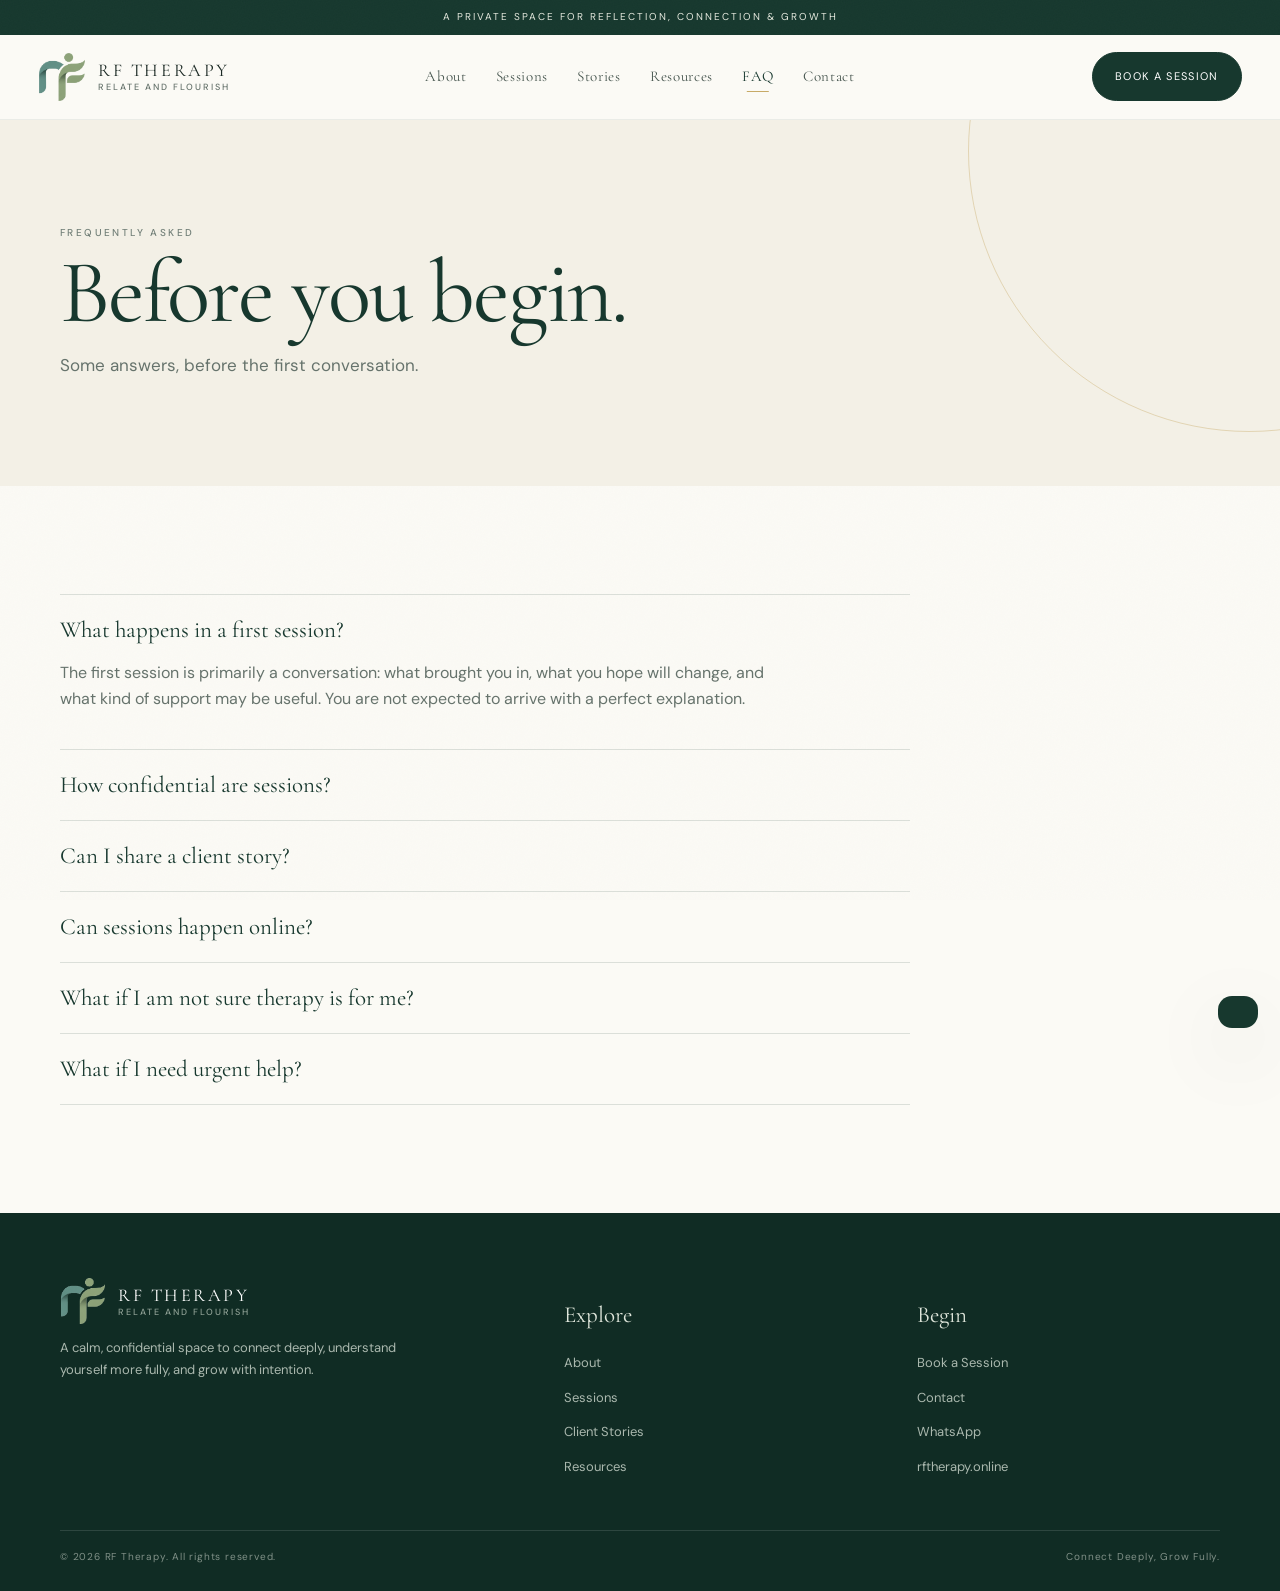
<file: faq.html>
<!doctype html><html lang="en"><head><meta charset="utf-8"><meta name="viewport" content="width=device-width, initial-scale=1">
<meta name="description" content="RF Therapy — Relate & Flourish. A calm, confidential space to connect deeply and grow fully.">
<link rel="preconnect" href="https://fonts.googleapis.com"><link rel="preconnect" href="https://fonts.gstatic.com" crossorigin>
<link href="https://fonts.googleapis.com/css2?family=Cormorant+Garamond:wght@400;500;600&family=DM+Sans:wght@400;500;600&display=swap" rel="stylesheet">
<link rel="icon" type="image/x-icon" href="assets/favicon.ico"><link rel="icon" type="image/png" sizes="512x512" href="assets/favicon.png"><link rel="apple-touch-icon" href="assets/favicon-512.png"><link rel="stylesheet" href="assets/styles.css"><title>FAQ · RF Therapy</title></head><body><div class="announce">A private space for reflection, connection & growth</div>
<header class="site-header"><div class="wrap"><nav>
<a class="brand" href="index.html"><img src="assets/rf-mark.png" alt="RF Therapy mark"><div class="brand-copy">RF THERAPY<small>RELATE AND FLOURISH</small></div></a>
<div class="navlinks"><a href="about.html" class="">About</a><a href="sessions.html" class="">Sessions</a><a href="stories.html" class="">Stories</a><a href="resources.html" class="">Resources</a><a href="faq.html" class="active">FAQ</a><a href="contact.html" class="">Contact</a></div>
<a class="nav-cta" href="booking.html">Book a Session</a><button class="menu" onclick="document.getElementById('mobilePanel').classList.toggle('open')" aria-label="Menu">☰</button>
</nav></div><div class="mobile-panel" id="mobilePanel"><a href="about.html">About</a><a href="sessions.html">Sessions</a><a href="stories.html">Stories</a><a href="resources.html">Resources</a><a href="faq.html">FAQ</a><a href="contact.html">Contact</a><a href="booking.html"><strong>Book a Session →</strong></a></div></header>
<main>
<section class="page-hero"><div class="wrap"><div class="kicker">Frequently asked</div><h1>Before you begin.</h1><p>Some answers, before the first conversation.</p></div></section>
<section><div class="wrap"><div class="faq"><details open><summary>What happens in a first session?</summary><p>The first session is primarily a conversation: what brought you in, what you hope will change, and what kind of support may be useful. You are not expected to arrive with a perfect explanation.</p></details><details><summary>How confidential are sessions?</summary><p>Confidentiality is a core part of the therapeutic relationship, subject to applicable professional, legal and safeguarding requirements. The practitioner's final confidentiality policy should be published here.</p></details><details><summary>Can I share a client story?</summary><p>Yes, but only with clear, informed permission and appropriate protection of identifying information. No story should be published without the client's explicit authorization.</p></details><details><summary>Can sessions happen online?</summary><p>Online sessions can be offered where appropriate. The final site should specify availability, platform, fees and any location or professional requirements that apply.</p></details><details><summary>What if I am not sure therapy is for me?</summary><p>You do not need to decide everything before reaching out. A first conversation can simply be a chance to understand the process and decide whether the fit feels right.</p></details><details><summary>What if I need urgent help?</summary><p>If you are in immediate danger or experiencing an emergency, contact your local emergency service or an appropriate crisis service rather than waiting for a therapy appointment.</p></details></div></div></section>
</main><footer class="footer"><div class="wrap footer-grid">
<div><a class="brand" href="index.html"><img src="assets/rf-mark.png" alt="" style="width:46px;height:46px"><div class="brand-copy">RF THERAPY<small>RELATE AND FLOURISH</small></div></a><p style="max-width:340px">A calm, confidential space to connect deeply, understand yourself more fully, and grow with intention.</p></div>
<div><h3>Explore</h3><p><a href="about.html">About</a></p><p><a href="sessions.html">Sessions</a></p><p><a href="stories.html">Client Stories</a></p><p><a href="resources.html">Resources</a></p></div>
<div><h3>Begin</h3><p><a href="booking.html">Book a Session</a></p><p><a href="contact.html">Contact</a></p><p><a href="https://wa.me/2348144134768">WhatsApp</a></p><p><a href="https://rftherapy.online">rftherapy.online</a></p></div>
</div><div class="wrap bottom"><span>© 2026 RF Therapy. All rights reserved.</span><span>Connect Deeply, Grow Fully.</span></div></footer>
<div class="toast" id="toast"></div>
<script>
function notify(msg){const t=document.getElementById('toast');t.textContent=msg;t.classList.add('show');setTimeout(()=>t.classList.remove('show'),5500)}
</script><script>document.querySelectorAll('#mobilePanel a').forEach(a=>a.addEventListener('click',()=>document.getElementById('mobilePanel').classList.remove('open')));</script></body></html>
</file>
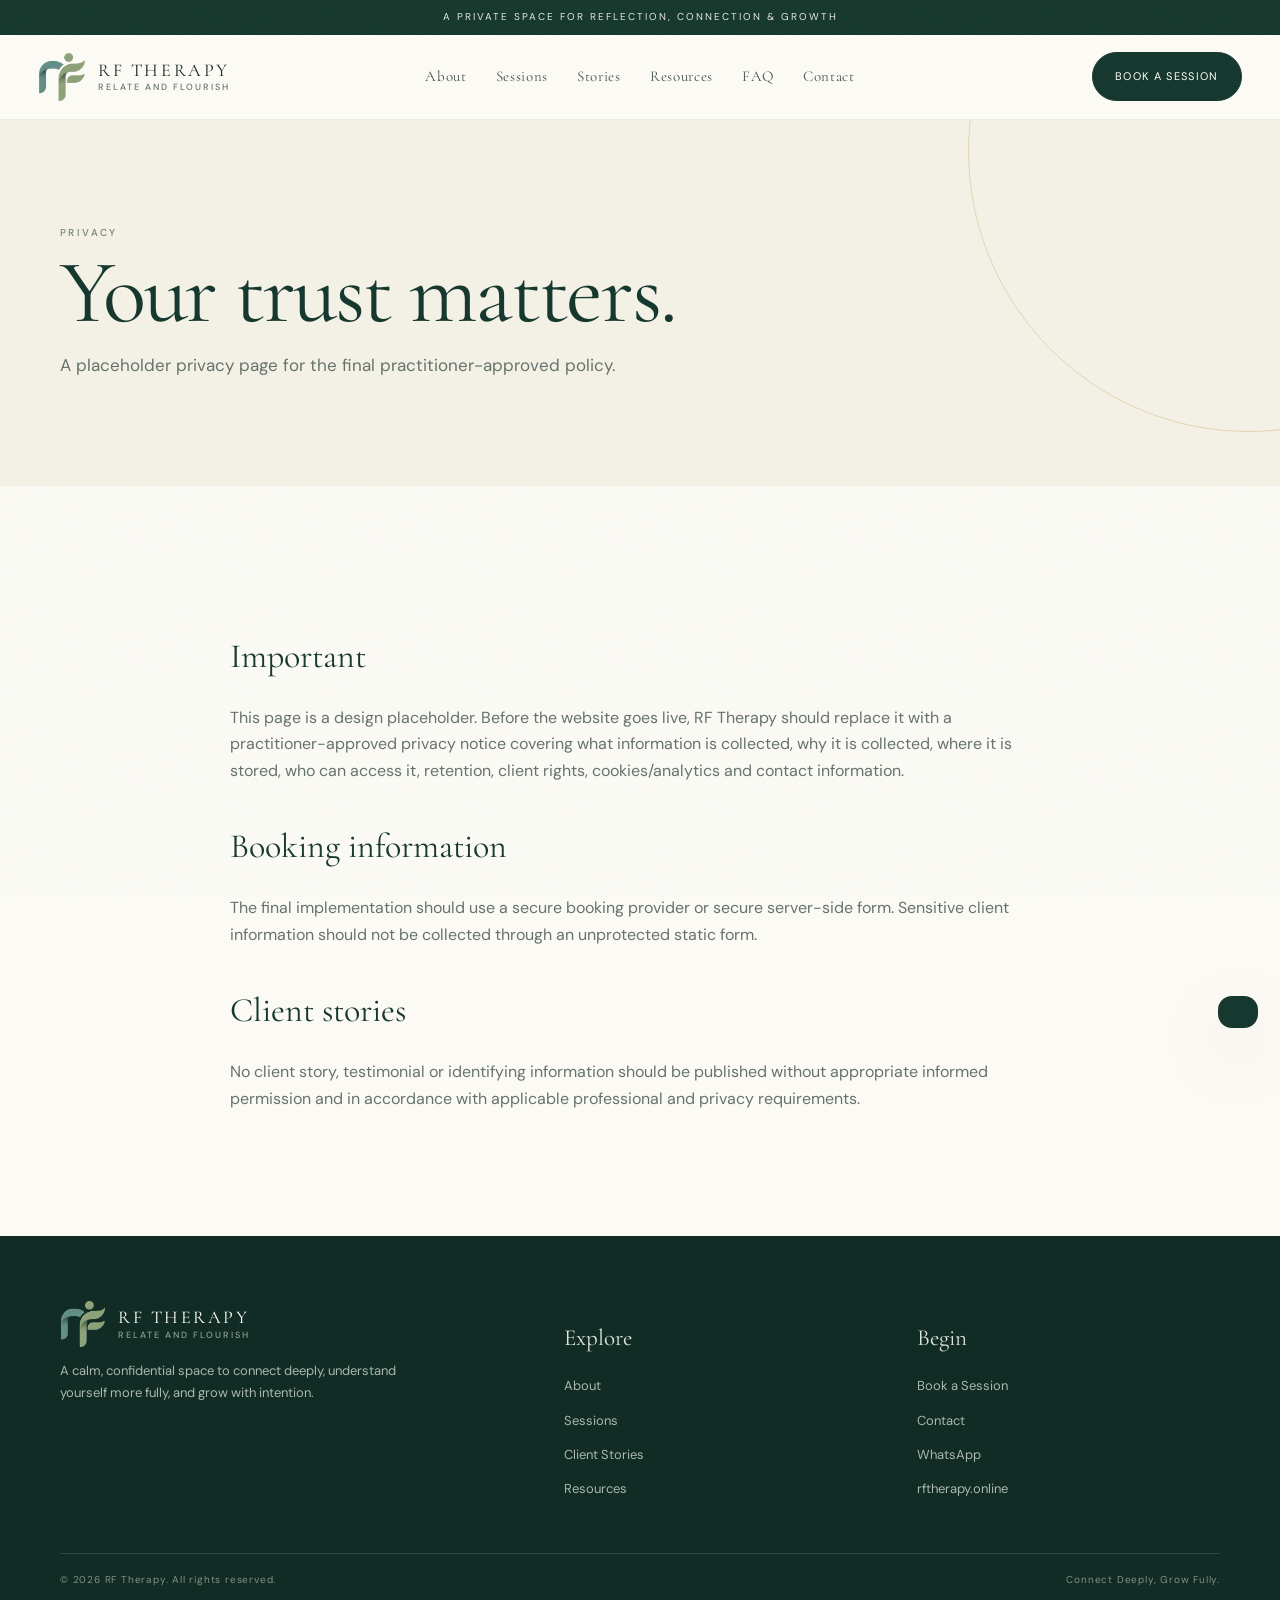
<file: privacy.html>
<!doctype html><html lang="en"><head><meta charset="utf-8"><meta name="viewport" content="width=device-width, initial-scale=1">
<meta name="description" content="RF Therapy — Relate & Flourish. A calm, confidential space to connect deeply and grow fully.">
<link rel="preconnect" href="https://fonts.googleapis.com"><link rel="preconnect" href="https://fonts.gstatic.com" crossorigin>
<link href="https://fonts.googleapis.com/css2?family=Cormorant+Garamond:wght@400;500;600&family=DM+Sans:wght@400;500;600&display=swap" rel="stylesheet">
<link rel="icon" type="image/x-icon" href="assets/favicon.ico"><link rel="icon" type="image/png" sizes="512x512" href="assets/favicon.png"><link rel="apple-touch-icon" href="assets/favicon-512.png"><link rel="stylesheet" href="assets/styles.css"><title>Privacy · RF Therapy</title></head><body><div class="announce">A private space for reflection, connection & growth</div>
<header class="site-header"><div class="wrap"><nav>
<a class="brand" href="index.html"><img src="assets/rf-mark.png" alt="RF Therapy mark"><div class="brand-copy">RF THERAPY<small>RELATE AND FLOURISH</small></div></a>
<div class="navlinks"><a href="about.html" class="">About</a><a href="sessions.html" class="">Sessions</a><a href="stories.html" class="">Stories</a><a href="resources.html" class="">Resources</a><a href="faq.html" class="">FAQ</a><a href="contact.html" class="">Contact</a></div>
<a class="nav-cta" href="booking.html">Book a Session</a><button class="menu" onclick="document.getElementById('mobilePanel').classList.toggle('open')" aria-label="Menu">☰</button>
</nav></div><div class="mobile-panel" id="mobilePanel"><a href="about.html">About</a><a href="sessions.html">Sessions</a><a href="stories.html">Stories</a><a href="resources.html">Resources</a><a href="faq.html">FAQ</a><a href="contact.html">Contact</a><a href="booking.html"><strong>Book a Session →</strong></a></div></header>
<main>
<section class="page-hero"><div class="wrap"><div class="kicker">Privacy</div><h1>Your trust matters.</h1><p>A placeholder privacy page for the final practitioner-approved policy.</p></div></section>
<section><div class="wrap legal"><h2>Important</h2><p>This page is a design placeholder. Before the website goes live, RF Therapy should replace it with a practitioner-approved privacy notice covering what information is collected, why it is collected, where it is stored, who can access it, retention, client rights, cookies/analytics and contact information.</p><h2>Booking information</h2><p>The final implementation should use a secure booking provider or secure server-side form. Sensitive client information should not be collected through an unprotected static form.</p><h2>Client stories</h2><p>No client story, testimonial or identifying information should be published without appropriate informed permission and in accordance with applicable professional and privacy requirements.</p></div></section>
</main><footer class="footer"><div class="wrap footer-grid">
<div><a class="brand" href="index.html"><img src="assets/rf-mark.png" alt="" style="width:46px;height:46px"><div class="brand-copy">RF THERAPY<small>RELATE AND FLOURISH</small></div></a><p style="max-width:340px">A calm, confidential space to connect deeply, understand yourself more fully, and grow with intention.</p></div>
<div><h3>Explore</h3><p><a href="about.html">About</a></p><p><a href="sessions.html">Sessions</a></p><p><a href="stories.html">Client Stories</a></p><p><a href="resources.html">Resources</a></p></div>
<div><h3>Begin</h3><p><a href="booking.html">Book a Session</a></p><p><a href="contact.html">Contact</a></p><p><a href="https://wa.me/2348144134768">WhatsApp</a></p><p><a href="https://rftherapy.online">rftherapy.online</a></p></div>
</div><div class="wrap bottom"><span>© 2026 RF Therapy. All rights reserved.</span><span>Connect Deeply, Grow Fully.</span></div></footer>
<div class="toast" id="toast"></div>
<script>
function notify(msg){const t=document.getElementById('toast');t.textContent=msg;t.classList.add('show');setTimeout(()=>t.classList.remove('show'),5500)}
</script><script>document.querySelectorAll('#mobilePanel a').forEach(a=>a.addEventListener('click',()=>document.getElementById('mobilePanel').classList.remove('open')));</script></body></html>
</file>
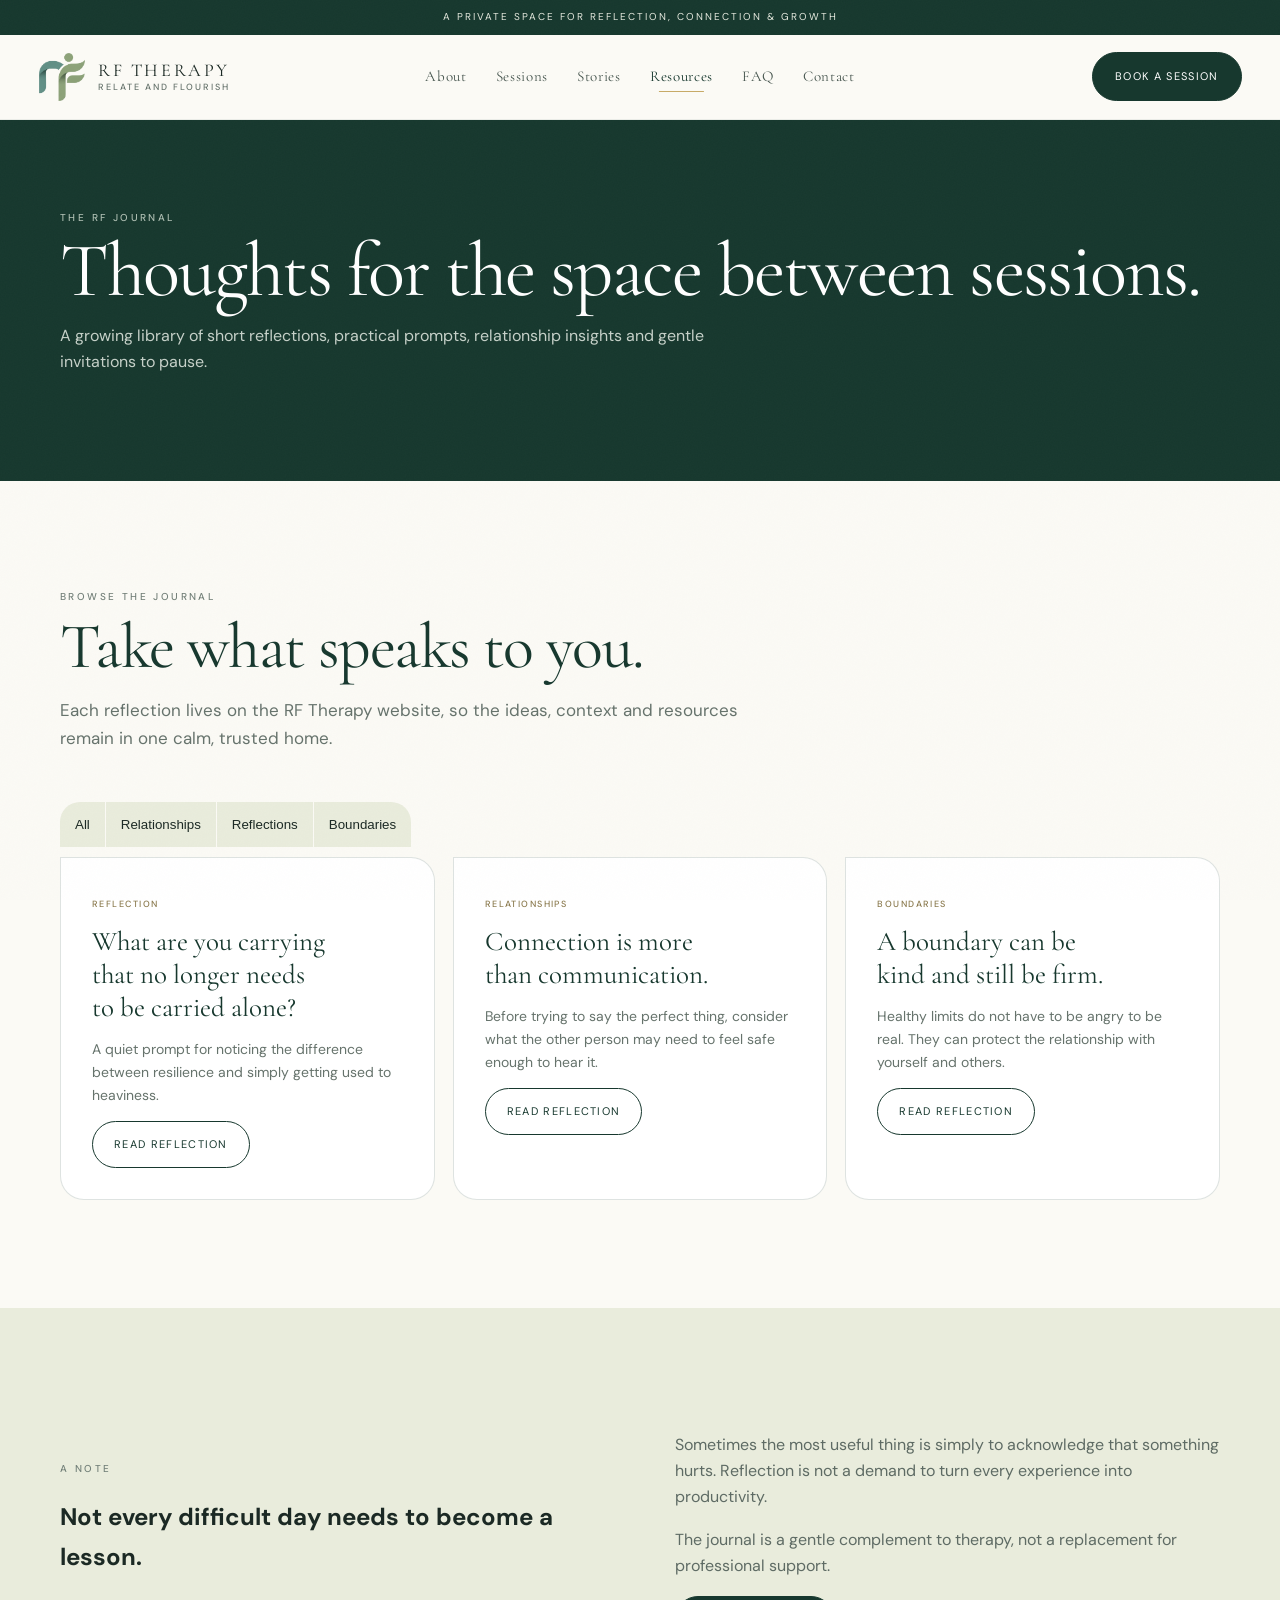
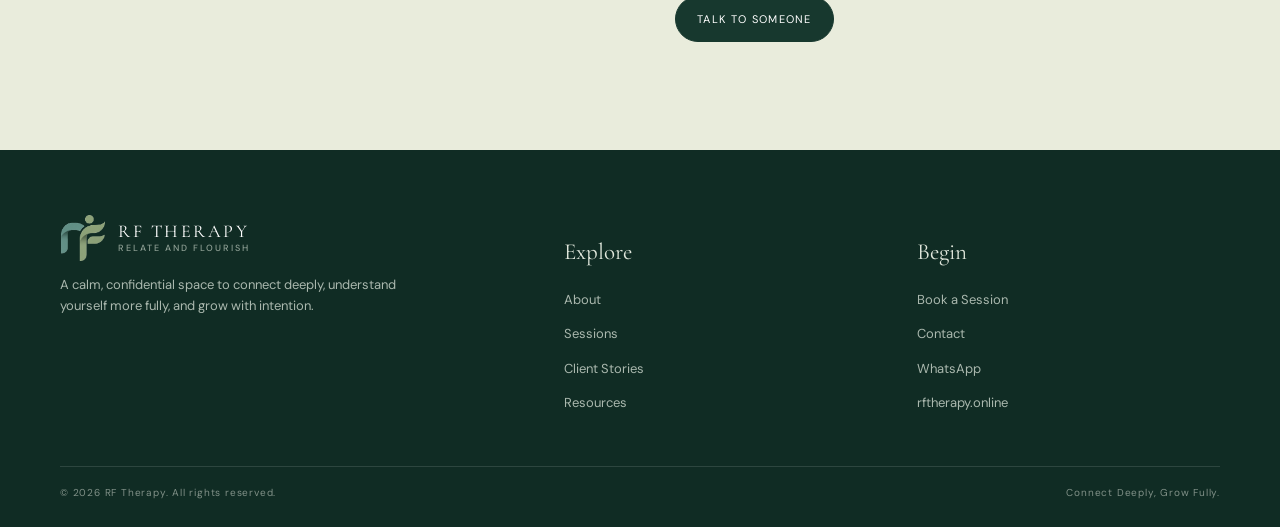
<file: resources.html>
<!doctype html><html lang="en"><head><meta charset="utf-8"><meta name="viewport" content="width=device-width, initial-scale=1"><meta name="description" content="The RF Journal — reflections, relationship insights and gentle prompts from RF Therapy."><link rel="preconnect" href="https://fonts.googleapis.com"><link rel="preconnect" href="https://fonts.gstatic.com" crossorigin><link href="https://fonts.googleapis.com/css2?family=Cormorant+Garamond:wght@400;500;600&family=DM+Sans:wght@400;500;600&display=swap" rel="stylesheet"><link rel="icon" type="image/x-icon" href="assets/favicon.ico"><link rel="icon" type="image/png" sizes="512x512" href="assets/favicon.png"><link rel="apple-touch-icon" href="assets/favicon-512.png"><link rel="stylesheet" href="assets/styles.css"><title>Resources · RF Therapy</title></head><body><div class="announce">A private space for reflection, connection & growth</div><header class="site-header"><div class="wrap"><nav><a class="brand" href="index.html"><img src="assets/rf-mark.png" alt="RF Therapy mark"><div class="brand-copy">RF THERAPY<small>RELATE AND FLOURISH</small></div></a><div class="navlinks"><a href="about.html">About</a><a href="sessions.html">Sessions</a><a href="stories.html">Stories</a><a href="resources.html" class="active">Resources</a><a href="faq.html">FAQ</a><a href="contact.html">Contact</a></div><a class="nav-cta" href="booking.html">Book a Session</a><button class="menu" onclick="document.getElementById('mobilePanel').classList.toggle('open')" aria-label="Menu">☰</button></nav></div><div class="mobile-panel" id="mobilePanel"><a href="about.html">About</a><a href="sessions.html">Sessions</a><a href="stories.html">Stories</a><a href="resources.html">Resources</a><a href="faq.html">FAQ</a><a href="contact.html">Contact</a><a href="booking.html"><strong>Book a Session →</strong></a></div></header><main><section class="resource-hero"><div class="wrap"><div class="kicker" style="color:#aebeb2">The RF Journal</div><h1>Thoughts for the space between sessions.</h1><p>A growing library of short reflections, practical prompts, relationship insights and gentle invitations to pause.</p></div></section><section><div class="wrap"><div class="section-head"><div class="kicker">Browse the journal</div><h2>Take what speaks to you.</h2><p class="lead">Each reflection lives on the RF Therapy website, so the ideas, context and resources remain in one calm, trusted home.</p></div><div class="journal-filters" role="group" aria-label="Filter journal posts"><button class="filter active" data-filter="all">All</button><button class="filter" data-filter="relationships">Relationships</button><button class="filter" data-filter="reflections">Reflections</button><button class="filter" data-filter="boundaries">Boundaries</button></div><div class="resource-grid" id="journalGrid"><article class="resource" data-category="reflections"><span class="tag">Reflection</span><h3>What are you carrying that no longer needs to be carried alone?</h3><p>A quiet prompt for noticing the difference between resilience and simply getting used to heaviness.</p><a class="btn secondary" href="resources/carrying-alone.html">Read Reflection</a></article><article class="resource" data-category="relationships"><span class="tag">Relationships</span><h3>Connection is more than communication.</h3><p>Before trying to say the perfect thing, consider what the other person may need to feel safe enough to hear it.</p><a class="btn secondary" href="resources/connection-is-more.html">Read Reflection</a></article><article class="resource" data-category="boundaries"><span class="tag">Boundaries</span><h3>A boundary can be kind and still be firm.</h3><p>Healthy limits do not have to be angry to be real. They can protect the relationship with yourself and others.</p><a class="btn secondary" href="resources/kind-firm-boundaries.html">Read Reflection</a></article></div></div></section><section class="soft"><div class="wrap split"><div><div class="kicker">A note</div><h2>Not every difficult day needs to become a lesson.</h2></div><div class="bodycopy"><p>Sometimes the most useful thing is simply to acknowledge that something hurts. Reflection is not a demand to turn every experience into productivity.</p><p>The journal is a gentle complement to therapy, not a replacement for professional support.</p><a class="btn primary" href="booking.html">Talk to someone</a></div></div></section></main><footer class="footer"><div class="wrap footer-grid"><div><a class="brand" href="index.html"><img src="assets/rf-mark.png" alt="" style="width:46px;height:46px"><div class="brand-copy">RF THERAPY<small>RELATE AND FLOURISH</small></div></a><p style="max-width:340px">A calm, confidential space to connect deeply, understand yourself more fully, and grow with intention.</p></div><div><h3>Explore</h3><p><a href="about.html">About</a></p><p><a href="sessions.html">Sessions</a></p><p><a href="stories.html">Client Stories</a></p><p><a href="resources.html">Resources</a></p></div><div><h3>Begin</h3><p><a href="booking.html">Book a Session</a></p><p><a href="contact.html">Contact</a></p><p><a href="https://wa.me/2348144134768">WhatsApp</a></p><p><a href="https://rftherapy.online">rftherapy.online</a></p></div></div><div class="wrap bottom"><span>© 2026 RF Therapy. All rights reserved.</span><span>Connect Deeply, Grow Fully.</span></div></footer><script>document.querySelectorAll('.filter').forEach(btn=>btn.addEventListener('click',()=>{document.querySelectorAll('.filter').forEach(b=>b.classList.remove('active'));btn.classList.add('active');const f=btn.dataset.filter;document.querySelectorAll('#journalGrid .resource').forEach(card=>card.style.display=(f==='all'||card.dataset.category===f)?'block':'none')}));</script><script>document.querySelectorAll('#mobilePanel a').forEach(a=>a.addEventListener('click',()=>document.getElementById('mobilePanel').classList.remove('open')));</script></body></html>
</file>
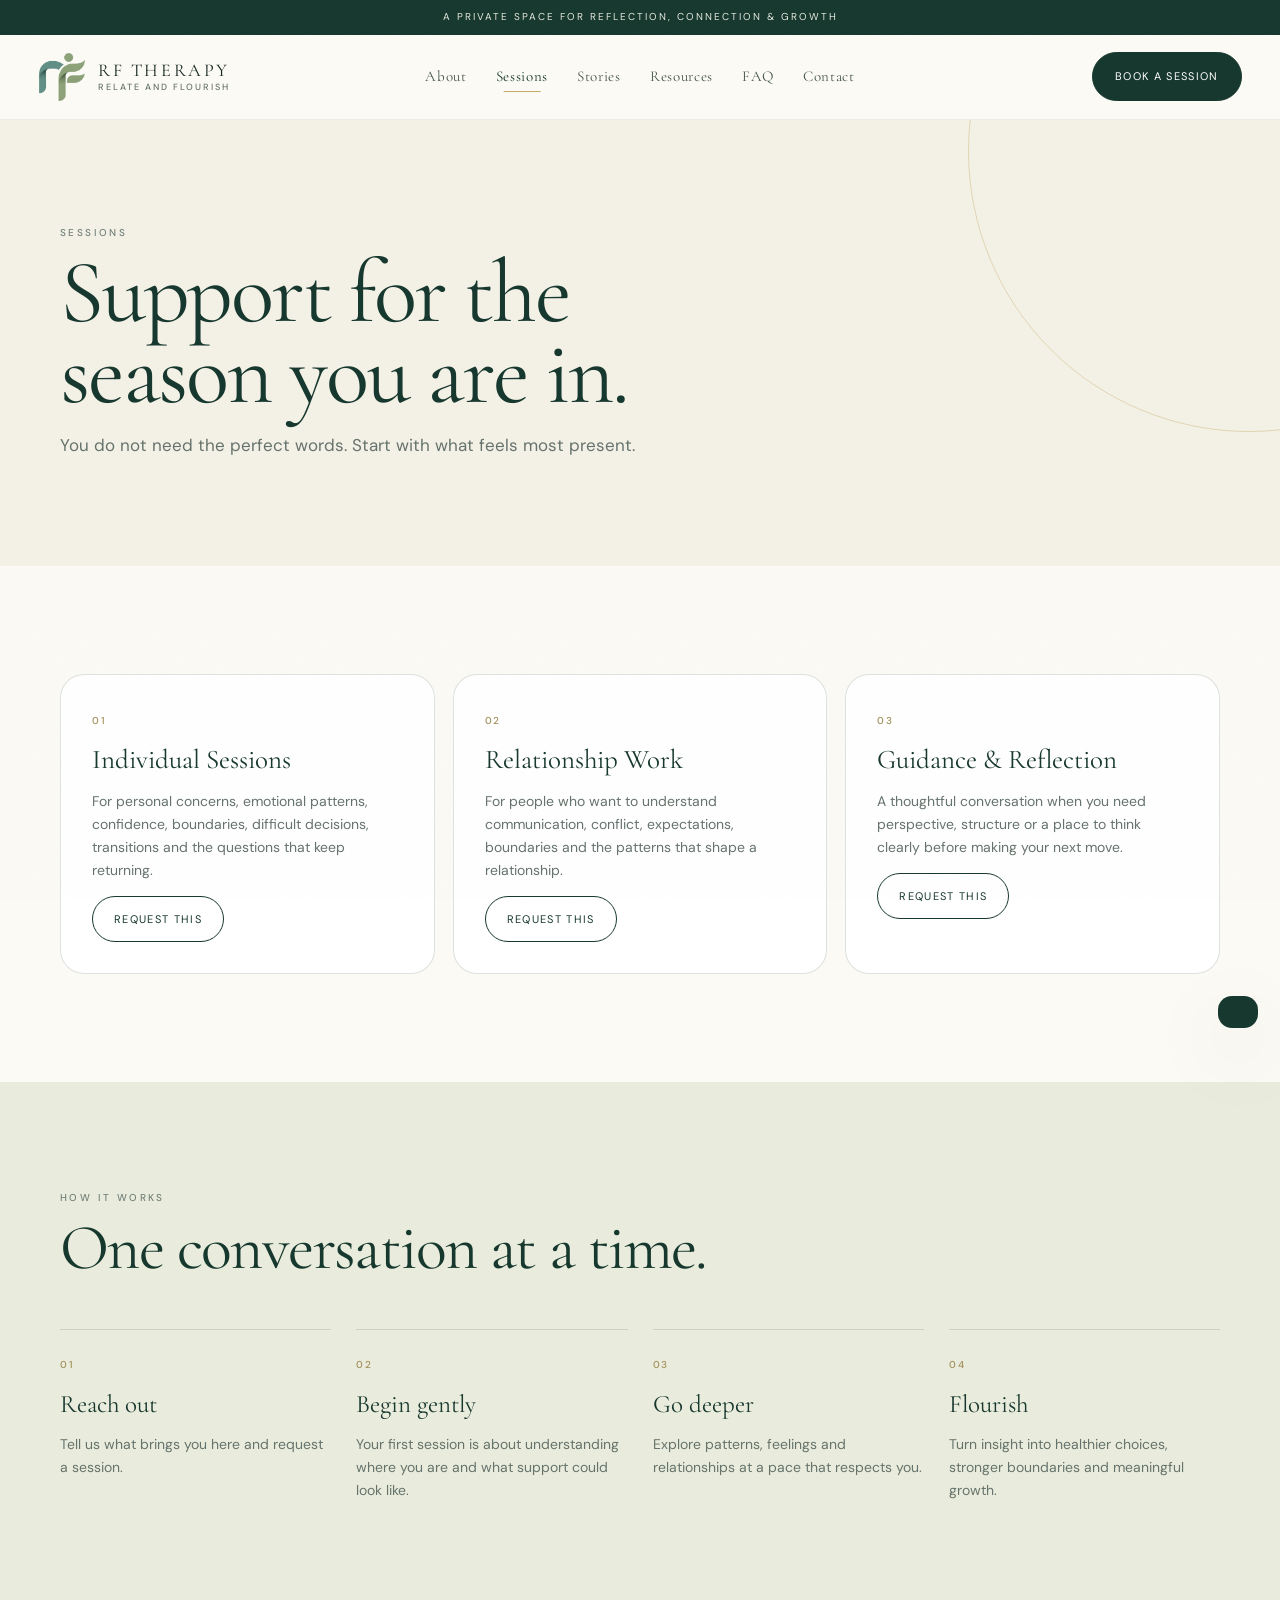
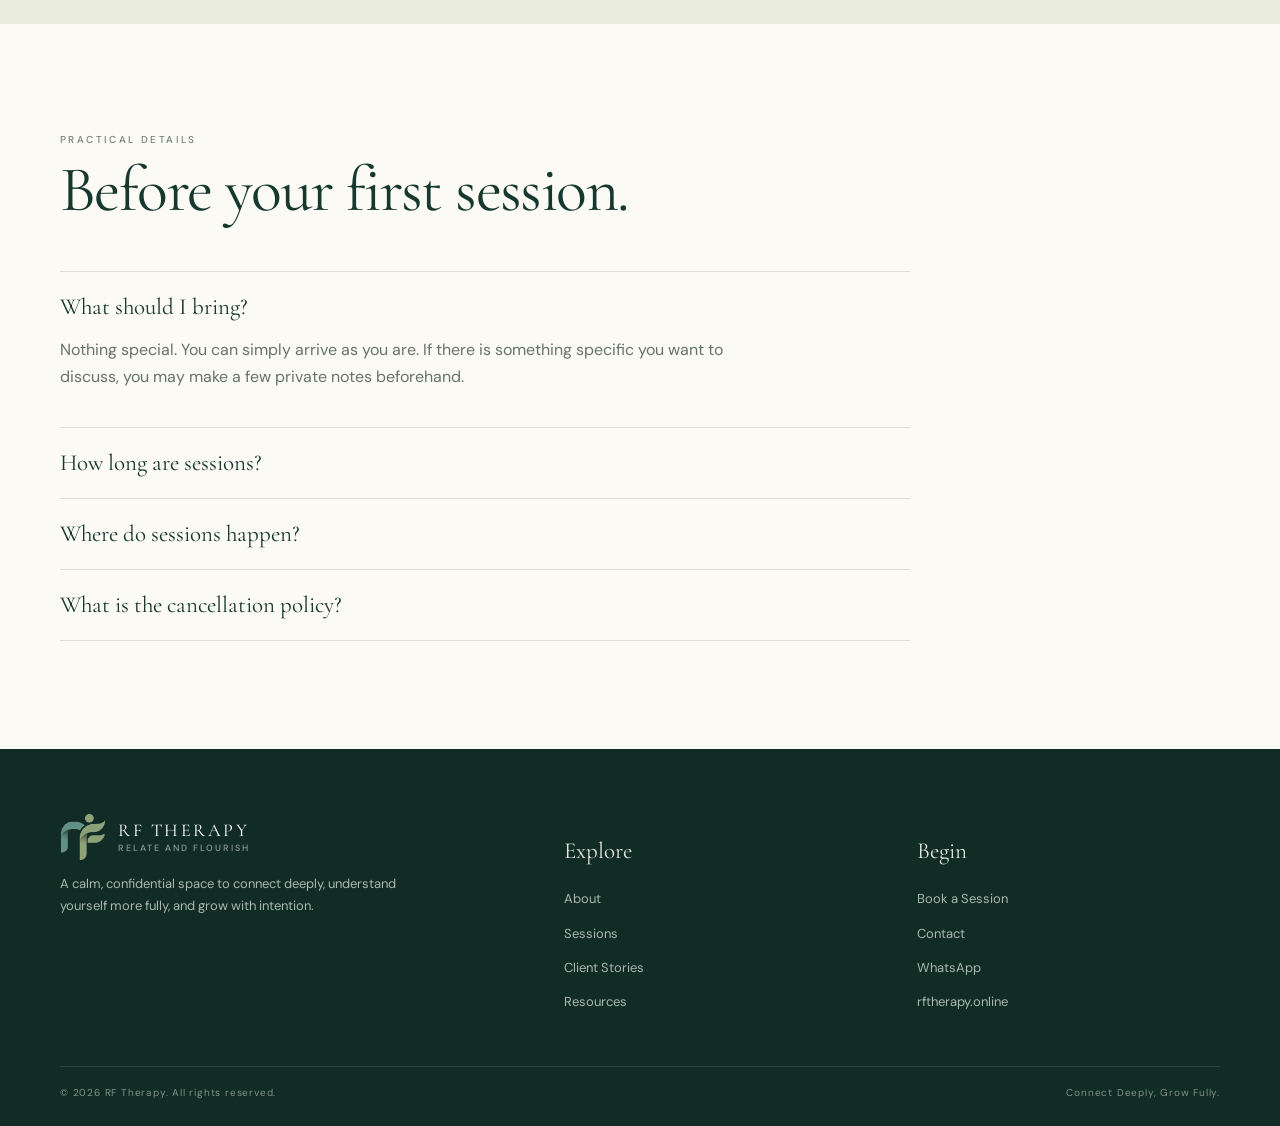
<file: sessions.html>
<!doctype html>
<html lang="en">
    <head>
        <meta charset="utf-8" />
        <meta name="viewport" content="width=device-width, initial-scale=1" />
        <meta
            name="description"
            content="RF Therapy — Relate & Flourish. A calm, confidential space to connect deeply and grow fully."
        />
        <link rel="preconnect" href="https://fonts.googleapis.com" />
        <link rel="preconnect" href="https://fonts.gstatic.com" crossorigin />
        <link
            href="https://fonts.googleapis.com/css2?family=Cormorant+Garamond:wght@400;500;600&family=DM+Sans:wght@400;500;600&display=swap"
            rel="stylesheet"
        />
        <link rel="icon" type="image/x-icon" href="assets/favicon.ico" />
        <link rel="icon" type="image/png" sizes="512x512" href="assets/favicon.png" />
        <link rel="apple-touch-icon" href="assets/favicon-512.png" />
        <link rel="stylesheet" href="assets/styles.css" />
        <title>Sessions · RF Therapy</title>
    </head>
    <body>
        <div class="announce">A private space for reflection, connection & growth</div>
        <header class="site-header">
            <div class="wrap">
                <nav>
                    <a class="brand" href="index.html"
                        ><img src="assets/rf-mark.png" alt="RF Therapy mark" />
                        <div class="brand-copy">RF THERAPY<small>RELATE AND FLOURISH</small></div></a
                    >
                    <div class="navlinks">
                        <a href="about.html" class="">About</a><a href="sessions.html" class="active">Sessions</a
                        ><a href="stories.html" class="">Stories</a><a href="resources.html" class="">Resources</a
                        ><a href="faq.html" class="">FAQ</a><a href="contact.html" class="">Contact</a>
                    </div>
                    <a class="nav-cta" href="booking.html">Book a Session</a
                    ><button
                        class="menu"
                        onclick="document.getElementById('mobilePanel').classList.toggle('open')"
                        aria-label="Menu"
                    >
                        ☰
                    </button>
                </nav>
            </div>
            <div class="mobile-panel" id="mobilePanel">
                <a href="about.html">About</a><a href="sessions.html">Sessions</a><a href="stories.html">Stories</a
                ><a href="resources.html">Resources</a><a href="faq.html">FAQ</a><a href="contact.html">Contact</a
                ><a href="booking.html"><strong>Book a Session →</strong></a>
            </div>
        </header>
        <main>
            <section class="page-hero">
                <div class="wrap">
                    <div class="kicker">Sessions</div>
                    <h1>Support for the season you are in.</h1>
                    <p>You do not need the perfect words. Start with what feels most present.</p>
                </div>
            </section>
            <section>
                <div class="wrap">
                    <div class="cards">
                        <article class="card">
                            <span class="num">01</span>
                            <h3>Individual Sessions</h3>
                            <p>
                                For personal concerns, emotional patterns, confidence, boundaries, difficult decisions,
                                transitions and the questions that keep returning.
                            </p>
                            <a class="btn secondary" href="booking.html">Request this</a>
                        </article>
                        <article class="card">
                            <span class="num">02</span>
                            <h3>Relationship Work</h3>
                            <p>
                                For people who want to understand communication, conflict, expectations, boundaries and
                                the patterns that shape a relationship.
                            </p>
                            <a class="btn secondary" href="booking.html">Request this</a>
                        </article>
                        <article class="card">
                            <span class="num">03</span>
                            <h3>Guidance & Reflection</h3>
                            <p>
                                A thoughtful conversation when you need perspective, structure or a place to think
                                clearly before making your next move.
                            </p>
                            <a class="btn secondary" href="booking.html">Request this</a>
                        </article>
                    </div>
                </div>
            </section>
            <section class="soft">
                <div class="wrap">
                    <div class="section-head">
                        <div class="kicker">How it works</div>
                        <h2>One conversation at a time.</h2>
                    </div>
                    <div class="process">
                        <div class="step">
                            <span class="num">01</span>
                            <h3>Reach out</h3>
                            <p>Tell us what brings you here and request a session.</p>
                        </div>
                        <div class="step">
                            <span class="num">02</span>
                            <h3>Begin gently</h3>
                            <p>
                                Your first session is about understanding where you are and what support could look
                                like.
                            </p>
                        </div>
                        <div class="step">
                            <span class="num">03</span>
                            <h3>Go deeper</h3>
                            <p>Explore patterns, feelings and relationships at a pace that respects you.</p>
                        </div>
                        <div class="step">
                            <span class="num">04</span>
                            <h3>Flourish</h3>
                            <p>Turn insight into healthier choices, stronger boundaries and meaningful growth.</p>
                        </div>
                    </div>
                </div>
            </section>
            <section>
                <div class="wrap">
                    <div class="section-head">
                        <div class="kicker">Practical details</div>
                        <h2>Before your first session.</h2>
                    </div>
                    <div class="faq">
                        <details open>
                            <summary>What should I bring?</summary>
                            <p>
                                Nothing special. You can simply arrive as you are. If there is something specific you
                                want to discuss, you may make a few private notes beforehand.
                            </p>
                        </details>
                        <details>
                            <summary>How long are sessions?</summary>
                            <p>Generally, a session is 1 hour long.<br />
                                However, you might need to book multiple sessions, depending on your story, and the therapist's recommendation.
                            </p>
                        </details>
                        <details>
                            <summary>Where do sessions happen?</summary>
                            <p>
                                Sessions can hold online, via a video call, or face to face at our office in Awka, Anambra state.
                            </p>
                        </details>
                        <details>
                            <summary>What is the cancellation policy?</summary>
                            <p>Any notice of cancellation should arrive at least 48hrs before the time of appointment.<br />
                                There are no refunds for sessions that are cancelled otherwise.</p>
                        </details>
                    </div>
                </div>
            </section>
        </main>
        <footer class="footer">
            <div class="wrap footer-grid">
                <div>
                    <a class="brand" href="index.html"
                        ><img src="assets/rf-mark.png" alt="" style="width: 46px; height: 46px" />
                        <div class="brand-copy">RF THERAPY<small>RELATE AND FLOURISH</small></div></a
                    >
                    <p style="max-width: 340px">
                        A calm, confidential space to connect deeply, understand yourself more fully, and grow with
                        intention.
                    </p>
                </div>
                <div>
                    <h3>Explore</h3>
                    <p><a href="about.html">About</a></p>
                    <p><a href="sessions.html">Sessions</a></p>
                    <p><a href="stories.html">Client Stories</a></p>
                    <p><a href="resources.html">Resources</a></p>
                </div>
                <div>
                    <h3>Begin</h3>
                    <p><a href="booking.html">Book a Session</a></p>
                    <p><a href="contact.html">Contact</a></p>
                    <p><a href="https://wa.me/2348144134768">WhatsApp</a></p>
                    <p><a href="https://rftherapy.online">rftherapy.online</a></p>
                </div>
            </div>
            <div class="wrap bottom">
                <span>© 2026 RF Therapy. All rights reserved.</span><span>Connect Deeply, Grow Fully.</span>
            </div>
        </footer>
        <div class="toast" id="toast"></div>
        <script>
            function notify(msg) {
                const t = document.getElementById("toast");
                t.textContent = msg;
                t.classList.add("show");
                setTimeout(() => t.classList.remove("show"), 5500);
            }
        </script>
        <script>
            document
                .querySelectorAll("#mobilePanel a")
                .forEach((a) =>
                    a.addEventListener("click", () => document.getElementById("mobilePanel").classList.remove("open"))
                );
        </script>
    </body>
</html>
</file>
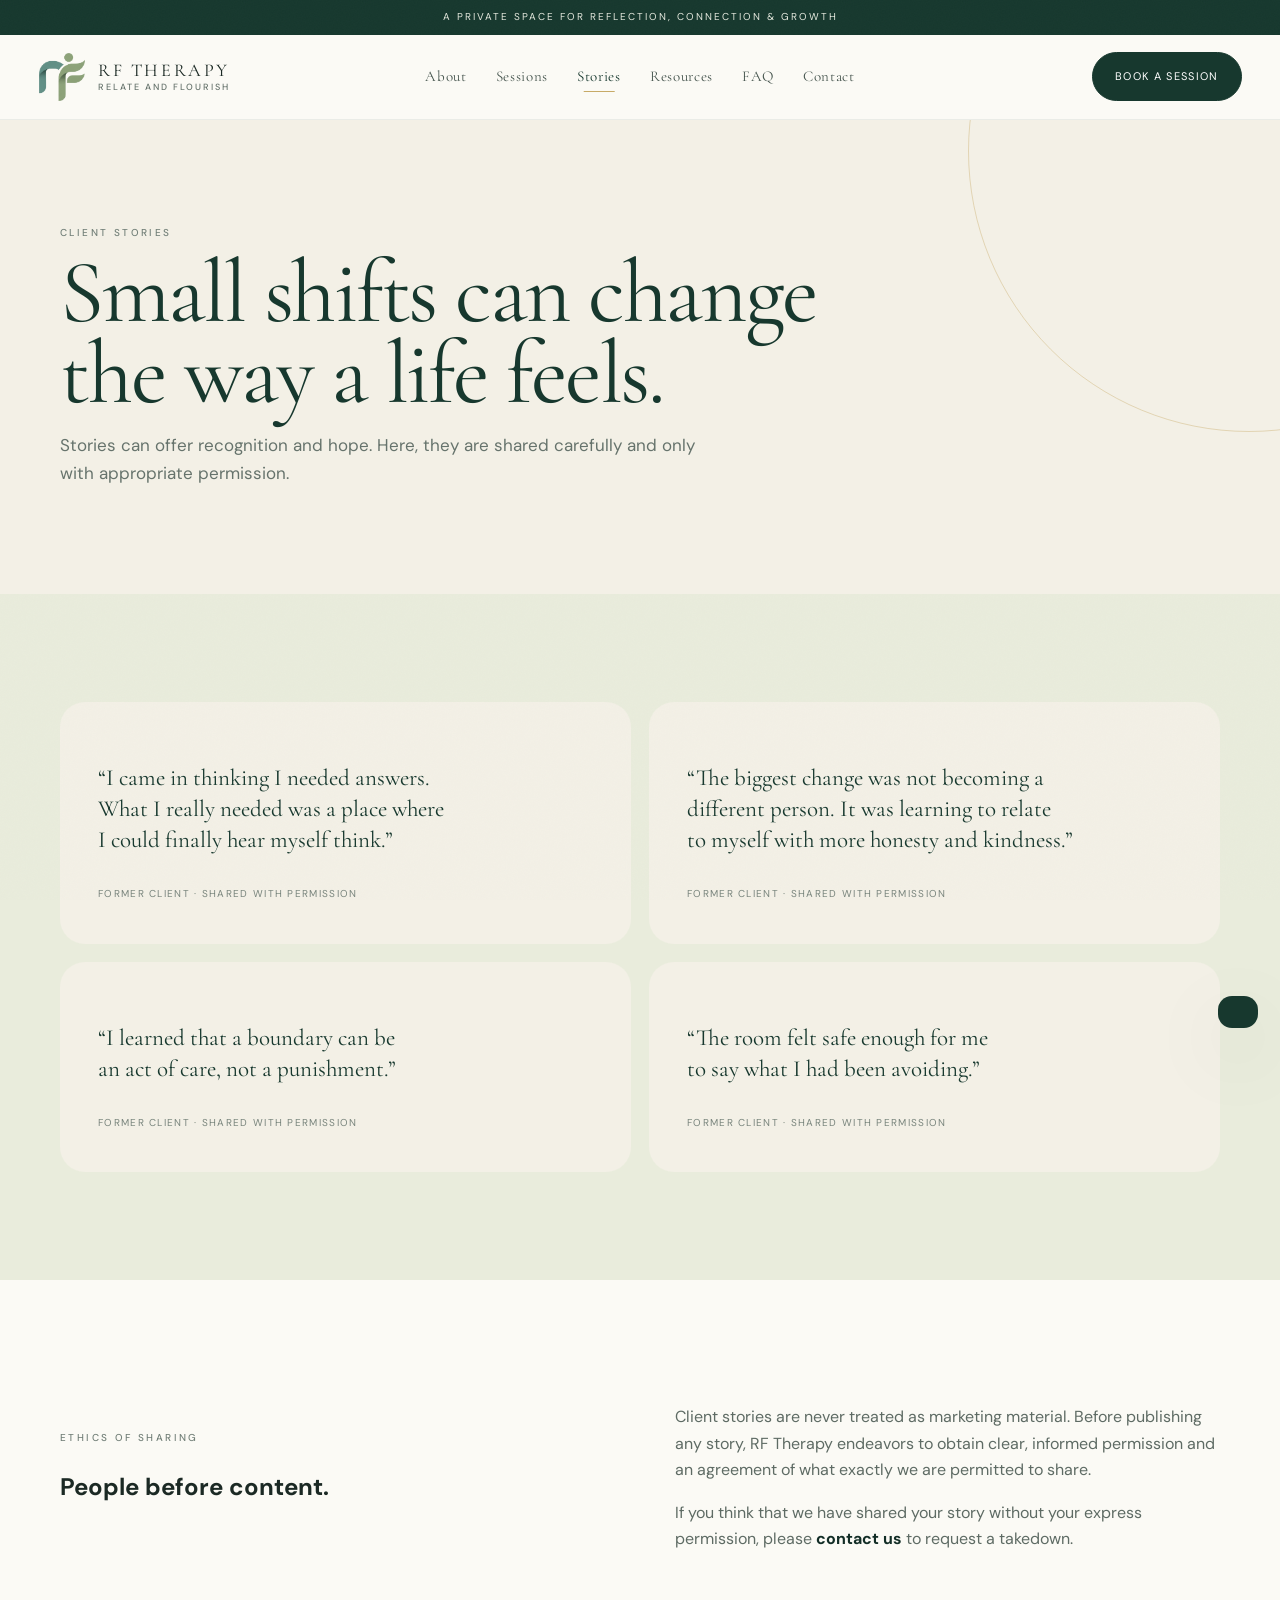
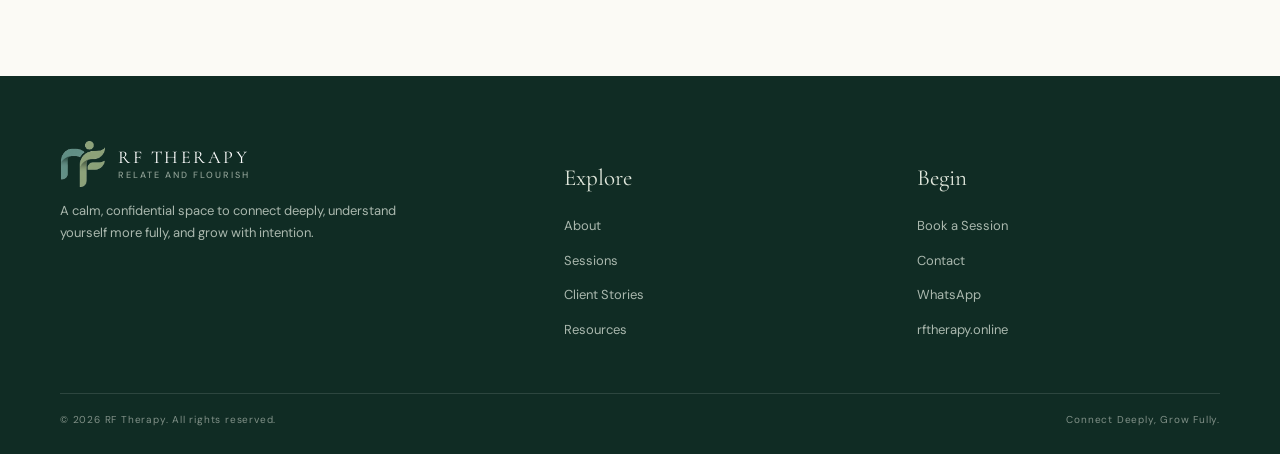
<file: stories.html>
<!doctype html>
<html lang="en">
    <head>
        <meta charset="utf-8" />
        <meta name="viewport" content="width=device-width, initial-scale=1" />
        <meta
            name="description"
            content="RF Therapy — Relate & Flourish. A calm, confidential space to connect deeply and grow fully."
        />
        <link rel="preconnect" href="https://fonts.googleapis.com" />
        <link rel="preconnect" href="https://fonts.gstatic.com" crossorigin />
        <link
            href="https://fonts.googleapis.com/css2?family=Cormorant+Garamond:wght@400;500;600&family=DM+Sans:wght@400;500;600&display=swap"
            rel="stylesheet"
        />
        <link rel="icon" type="image/x-icon" href="assets/favicon.ico" />
        <link rel="icon" type="image/png" sizes="512x512" href="assets/favicon.png" />
        <link rel="apple-touch-icon" href="assets/favicon-512.png" />
        <link rel="stylesheet" href="assets/styles.css" />
        <title>Client Stories · RF Therapy</title>
    </head>
    <body>
        <div class="announce">A private space for reflection, connection & growth</div>
        <header class="site-header">
            <div class="wrap">
                <nav>
                    <a class="brand" href="index.html"
                        ><img src="assets/rf-mark.png" alt="RF Therapy mark" />
                        <div class="brand-copy">RF THERAPY<small>RELATE AND FLOURISH</small></div></a
                    >
                    <div class="navlinks">
                        <a href="about.html" class="">About</a><a href="sessions.html" class="">Sessions</a
                        ><a href="stories.html" class="active">Stories</a><a href="resources.html" class="">Resources</a
                        ><a href="faq.html" class="">FAQ</a><a href="contact.html" class="">Contact</a>
                    </div>
                    <a class="nav-cta" href="booking.html">Book a Session</a
                    ><button
                        class="menu"
                        onclick="document.getElementById('mobilePanel').classList.toggle('open')"
                        aria-label="Menu"
                    >
                        ☰
                    </button>
                </nav>
            </div>
            <div class="mobile-panel" id="mobilePanel">
                <a href="about.html">About</a><a href="sessions.html">Sessions</a><a href="stories.html">Stories</a
                ><a href="resources.html">Resources</a><a href="faq.html">FAQ</a><a href="contact.html">Contact</a
                ><a href="booking.html"><strong>Book a Session →</strong></a>
            </div>
        </header>
        <main>
            <section class="page-hero">
                <div class="wrap">
                    <div class="kicker">Client stories</div>
                    <h1>Small shifts can change the way a life feels.</h1>
                    <p>
                        Stories can offer recognition and hope. Here, they are shared carefully and only with
                        appropriate permission.
                    </p>
                </div>
            </section>
            <section class="soft">
                <div class="wrap">
                    <div class="stories">
                        <div class="testimonial">
                            <p>
                                “I came in thinking I needed answers. What I really needed was a place where I could
                                finally hear myself think.”
                            </p>
                            <small>Former client · shared with permission</small>
                        </div>
                        <div class="testimonial">
                            <p>
                                “The biggest change was not becoming a different person. It was learning to relate to
                                myself with more honesty and kindness.”
                            </p>
                            <small>Former client · shared with permission</small>
                        </div>
                        <div class="testimonial">
                            <p>“I learned that a boundary can be an act of care, not a punishment.”</p>
                            <small>Former client · shared with permission</small>
                        </div>
                        <div class="testimonial">
                            <p>“The room felt safe enough for me to say what I had been avoiding.”</p>
                            <small>Former client · shared with permission</small>
                        </div>
                    </div>
                </div>
            </section>
            <section>
                <div class="wrap split">
                    <div>
                        <div class="kicker">Ethics of sharing</div>
                        <h2>People before content.</h2>
                    </div>
                    <div class="bodycopy">
                        <p>
                            Client stories are never treated as marketing material. Before publishing any
                            story, RF Therapy endeavors to obtain clear, informed permission and an agreement of what exactly we are permitted to share.
                        </p>
                        <p>
                            If you think that we have shared your story without your express permission, please <a style="font-weight: bold;color:#122d26;" href="contact.html">contact us</a> to request a takedown.
                        </p>
                    </div>
                </div>
            </section>
        </main>
        <footer class="footer">
            <div class="wrap footer-grid">
                <div>
                    <a class="brand" href="index.html"
                        ><img src="assets/rf-mark.png" alt="" style="width: 46px; height: 46px" />
                        <div class="brand-copy">RF THERAPY<small>RELATE AND FLOURISH</small></div></a
                    >
                    <p style="max-width: 340px">
                        A calm, confidential space to connect deeply, understand yourself more fully, and grow with
                        intention.
                    </p>
                </div>
                <div>
                    <h3>Explore</h3>
                    <p><a href="about.html">About</a></p>
                    <p><a href="sessions.html">Sessions</a></p>
                    <p><a href="stories.html">Client Stories</a></p>
                    <p><a href="resources.html">Resources</a></p>
                </div>
                <div>
                    <h3>Begin</h3>
                    <p><a href="booking.html">Book a Session</a></p>
                    <p><a href="contact.html">Contact</a></p>
                    <p><a href="https://wa.me/2348144134768">WhatsApp</a></p>
                    <p><a href="https://rftherapy.online">rftherapy.online</a></p>
                </div>
            </div>
            <div class="wrap bottom">
                <span>© 2026 RF Therapy. All rights reserved.</span><span>Connect Deeply, Grow Fully.</span>
            </div>
        </footer>
        <div class="toast" id="toast"></div>
        <script>
            function notify(msg) {
                const t = document.getElementById("toast");
                t.textContent = msg;
                t.classList.add("show");
                setTimeout(() => t.classList.remove("show"), 5500);
            }
        </script>
        <script>
            document
                .querySelectorAll("#mobilePanel a")
                .forEach((a) =>
                    a.addEventListener("click", () => document.getElementById("mobilePanel").classList.remove("open"))
                );
        </script>
    </body>
</html>
</file>
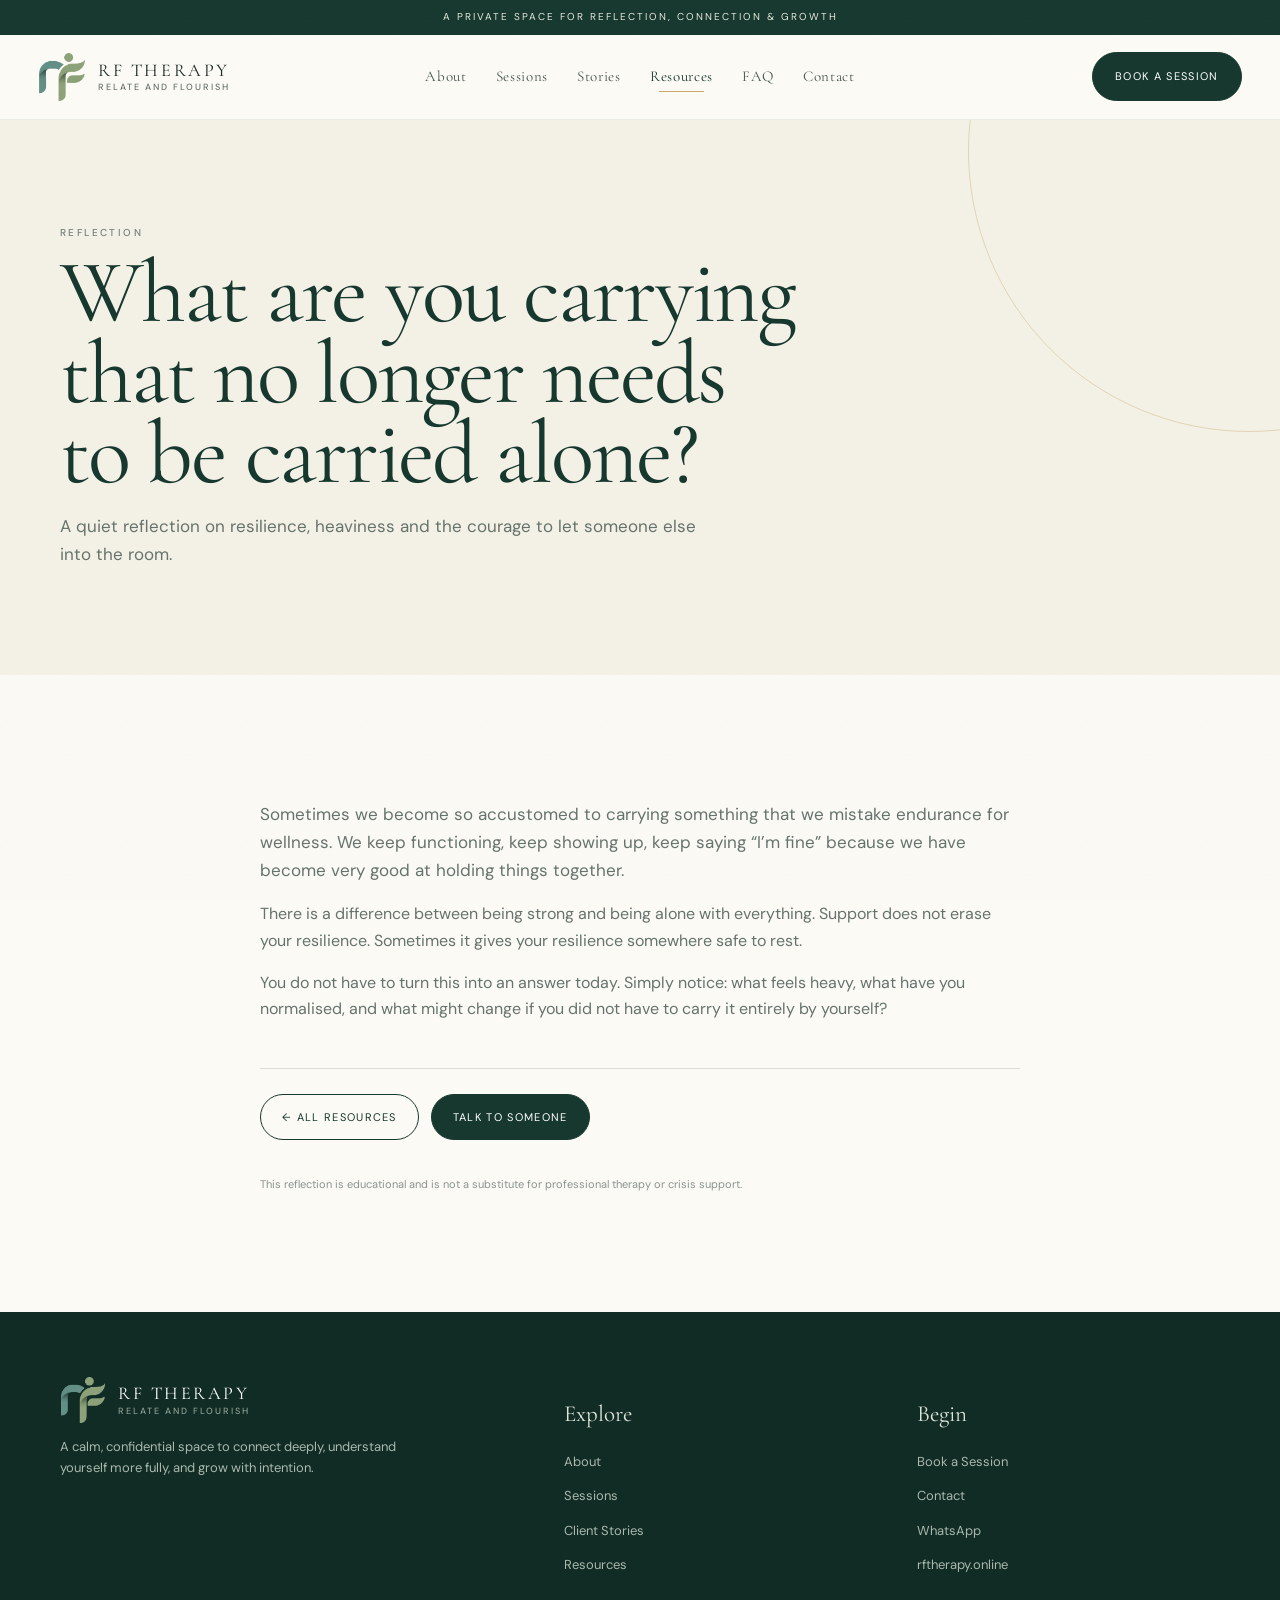
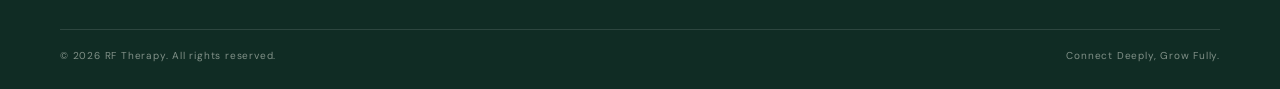
<file: resources/carrying-alone.html>
<!doctype html><html lang="en"><head><meta charset="utf-8"><meta name="viewport" content="width=device-width, initial-scale=1"><meta name="description" content="What are you carrying that no longer needs to be carried alone? · RF Therapy"><link rel="preconnect" href="https://fonts.googleapis.com"><link rel="preconnect" href="https://fonts.gstatic.com" crossorigin><link href="https://fonts.googleapis.com/css2?family=Cormorant+Garamond:wght@400;500;600&family=DM+Sans:wght@400;500;600&display=swap" rel="stylesheet"><link rel="icon" type="image/x-icon" href="../assets/favicon.ico"><link rel="icon" type="image/png" sizes="512x512" href="../assets/favicon.png"><link rel="apple-touch-icon" href="../assets/favicon-512.png"><link rel="stylesheet" href="../assets/styles.css"><title>What are you carrying that no longer needs to be carried alone? · RF Therapy</title></head><body><div class="announce">A private space for reflection, connection & growth</div><header class="site-header"><div class="wrap"><nav><a class="brand" href="../index.html"><img src="../assets/rf-mark.png" alt="RF Therapy mark"><div class="brand-copy">RF THERAPY<small>RELATE AND FLOURISH</small></div></a><div class="navlinks"><a href="../about.html">About</a><a href="../sessions.html">Sessions</a><a href="../stories.html">Stories</a><a href="../resources.html" class="active">Resources</a><a href="../faq.html">FAQ</a><a href="../contact.html">Contact</a></div><a class="nav-cta" href="../booking.html">Book a Session</a><button class="menu" onclick="document.getElementById('mobilePanel').classList.toggle('open')" aria-label="Menu">☰</button></nav></div><div class="mobile-panel" id="mobilePanel"><a href="../about.html">About</a><a href="../sessions.html">Sessions</a><a href="../stories.html">Stories</a><a href="../resources.html">Resources</a><a href="../faq.html">FAQ</a><a href="../contact.html">Contact</a><a href="../booking.html"><strong>Book a Session →</strong></a></div></header><main><section class="page-hero"><div class="wrap"><div class="kicker">Reflection</div><h1>What are you carrying that no longer needs to be carried alone?</h1><p>A quiet reflection on resilience, heaviness and the courage to let someone else into the room.</p></div></section><section><div class="wrap legal" style="max-width:760px"><p class="lead">Sometimes we become so accustomed to carrying something that we mistake endurance for wellness. We keep functioning, keep showing up, keep saying “I’m fine” because we have become very good at holding things together.</p><p>There is a difference between being strong and being alone with everything. Support does not erase your resilience. Sometimes it gives your resilience somewhere safe to rest.</p><p>You do not have to turn this into an answer today. Simply notice: what feels heavy, what have you normalised, and what might change if you did not have to carry it entirely by yourself?</p><div style="margin-top:45px;padding-top:25px;border-top:1px solid var(--line);display:flex;gap:12px;flex-wrap:wrap"><a class="btn secondary" href="../resources.html">← All resources</a><a class="btn primary" href="../booking.html">Talk to someone</a></div><p style="font-size:11px;color:#8a948e;margin-top:35px">This reflection is educational and is not a substitute for professional therapy or crisis support.</p></div></section></main><footer class="footer"><div class="wrap footer-grid"><div><a class="brand" href="../index.html"><img src="../assets/rf-mark.png" alt="" style="width:46px;height:46px"><div class="brand-copy">RF THERAPY<small>RELATE AND FLOURISH</small></div></a><p style="max-width:340px">A calm, confidential space to connect deeply, understand yourself more fully, and grow with intention.</p></div><div><h3>Explore</h3><p><a href="../about.html">About</a></p><p><a href="../sessions.html">Sessions</a></p><p><a href="../stories.html">Client Stories</a></p><p><a href="../resources.html">Resources</a></p></div><div><h3>Begin</h3><p><a href="../booking.html">Book a Session</a></p><p><a href="../contact.html">Contact</a></p><p><a href="https://wa.me/2348144134768">WhatsApp</a></p><p><a href="https://rftherapy.online">rftherapy.online</a></p></div></div><div class="wrap bottom"><span>© 2026 RF Therapy. All rights reserved.</span><span>Connect Deeply, Grow Fully.</span></div></footer><script>document.querySelectorAll('#mobilePanel a').forEach(a=>a.addEventListener('click',()=>document.getElementById('mobilePanel').classList.remove('open')));</script></body></html>
</file>
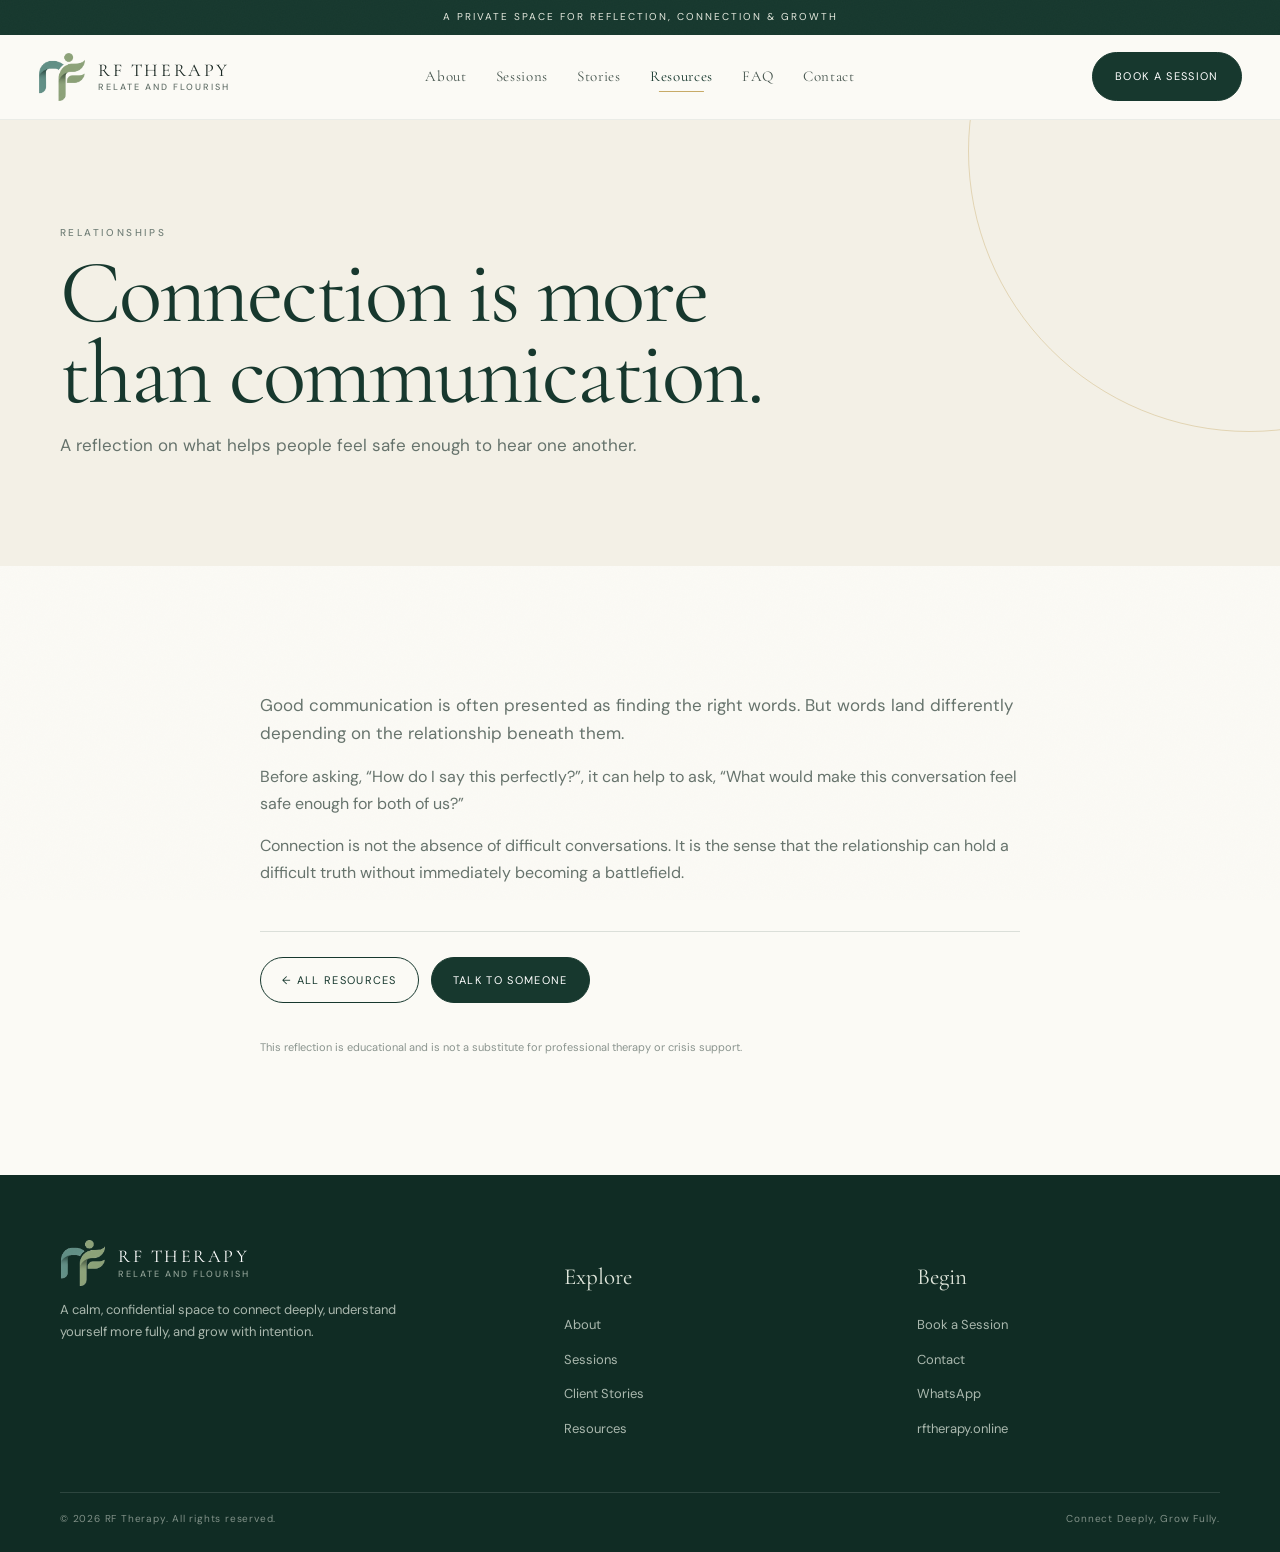
<file: resources/connection-is-more.html>
<!doctype html><html lang="en"><head><meta charset="utf-8"><meta name="viewport" content="width=device-width, initial-scale=1"><meta name="description" content="Connection is more than communication. · RF Therapy"><link rel="preconnect" href="https://fonts.googleapis.com"><link rel="preconnect" href="https://fonts.gstatic.com" crossorigin><link href="https://fonts.googleapis.com/css2?family=Cormorant+Garamond:wght@400;500;600&family=DM+Sans:wght@400;500;600&display=swap" rel="stylesheet"><link rel="icon" type="image/x-icon" href="../assets/favicon.ico"><link rel="icon" type="image/png" sizes="512x512" href="../assets/favicon.png"><link rel="apple-touch-icon" href="../assets/favicon-512.png"><link rel="stylesheet" href="../assets/styles.css"><title>Connection is more than communication. · RF Therapy</title></head><body><div class="announce">A private space for reflection, connection & growth</div><header class="site-header"><div class="wrap"><nav><a class="brand" href="../index.html"><img src="../assets/rf-mark.png" alt="RF Therapy mark"><div class="brand-copy">RF THERAPY<small>RELATE AND FLOURISH</small></div></a><div class="navlinks"><a href="../about.html">About</a><a href="../sessions.html">Sessions</a><a href="../stories.html">Stories</a><a href="../resources.html" class="active">Resources</a><a href="../faq.html">FAQ</a><a href="../contact.html">Contact</a></div><a class="nav-cta" href="../booking.html">Book a Session</a><button class="menu" onclick="document.getElementById('mobilePanel').classList.toggle('open')" aria-label="Menu">☰</button></nav></div><div class="mobile-panel" id="mobilePanel"><a href="../about.html">About</a><a href="../sessions.html">Sessions</a><a href="../stories.html">Stories</a><a href="../resources.html">Resources</a><a href="../faq.html">FAQ</a><a href="../contact.html">Contact</a><a href="../booking.html"><strong>Book a Session →</strong></a></div></header><main><section class="page-hero"><div class="wrap"><div class="kicker">Relationships</div><h1>Connection is more than communication.</h1><p>A reflection on what helps people feel safe enough to hear one another.</p></div></section><section><div class="wrap legal" style="max-width:760px"><p class="lead">Good communication is often presented as finding the right words. But words land differently depending on the relationship beneath them.</p><p>Before asking, “How do I say this perfectly?”, it can help to ask, “What would make this conversation feel safe enough for both of us?”</p><p>Connection is not the absence of difficult conversations. It is the sense that the relationship can hold a difficult truth without immediately becoming a battlefield.</p><div style="margin-top:45px;padding-top:25px;border-top:1px solid var(--line);display:flex;gap:12px;flex-wrap:wrap"><a class="btn secondary" href="../resources.html">← All resources</a><a class="btn primary" href="../booking.html">Talk to someone</a></div><p style="font-size:11px;color:#8a948e;margin-top:35px">This reflection is educational and is not a substitute for professional therapy or crisis support.</p></div></section></main><footer class="footer"><div class="wrap footer-grid"><div><a class="brand" href="../index.html"><img src="../assets/rf-mark.png" alt="" style="width:46px;height:46px"><div class="brand-copy">RF THERAPY<small>RELATE AND FLOURISH</small></div></a><p style="max-width:340px">A calm, confidential space to connect deeply, understand yourself more fully, and grow with intention.</p></div><div><h3>Explore</h3><p><a href="../about.html">About</a></p><p><a href="../sessions.html">Sessions</a></p><p><a href="../stories.html">Client Stories</a></p><p><a href="../resources.html">Resources</a></p></div><div><h3>Begin</h3><p><a href="../booking.html">Book a Session</a></p><p><a href="../contact.html">Contact</a></p><p><a href="https://wa.me/2348144134768">WhatsApp</a></p><p><a href="https://rftherapy.online">rftherapy.online</a></p></div></div><div class="wrap bottom"><span>© 2026 RF Therapy. All rights reserved.</span><span>Connect Deeply, Grow Fully.</span></div></footer><script>document.querySelectorAll('#mobilePanel a').forEach(a=>a.addEventListener('click',()=>document.getElementById('mobilePanel').classList.remove('open')));</script></body></html>
</file>
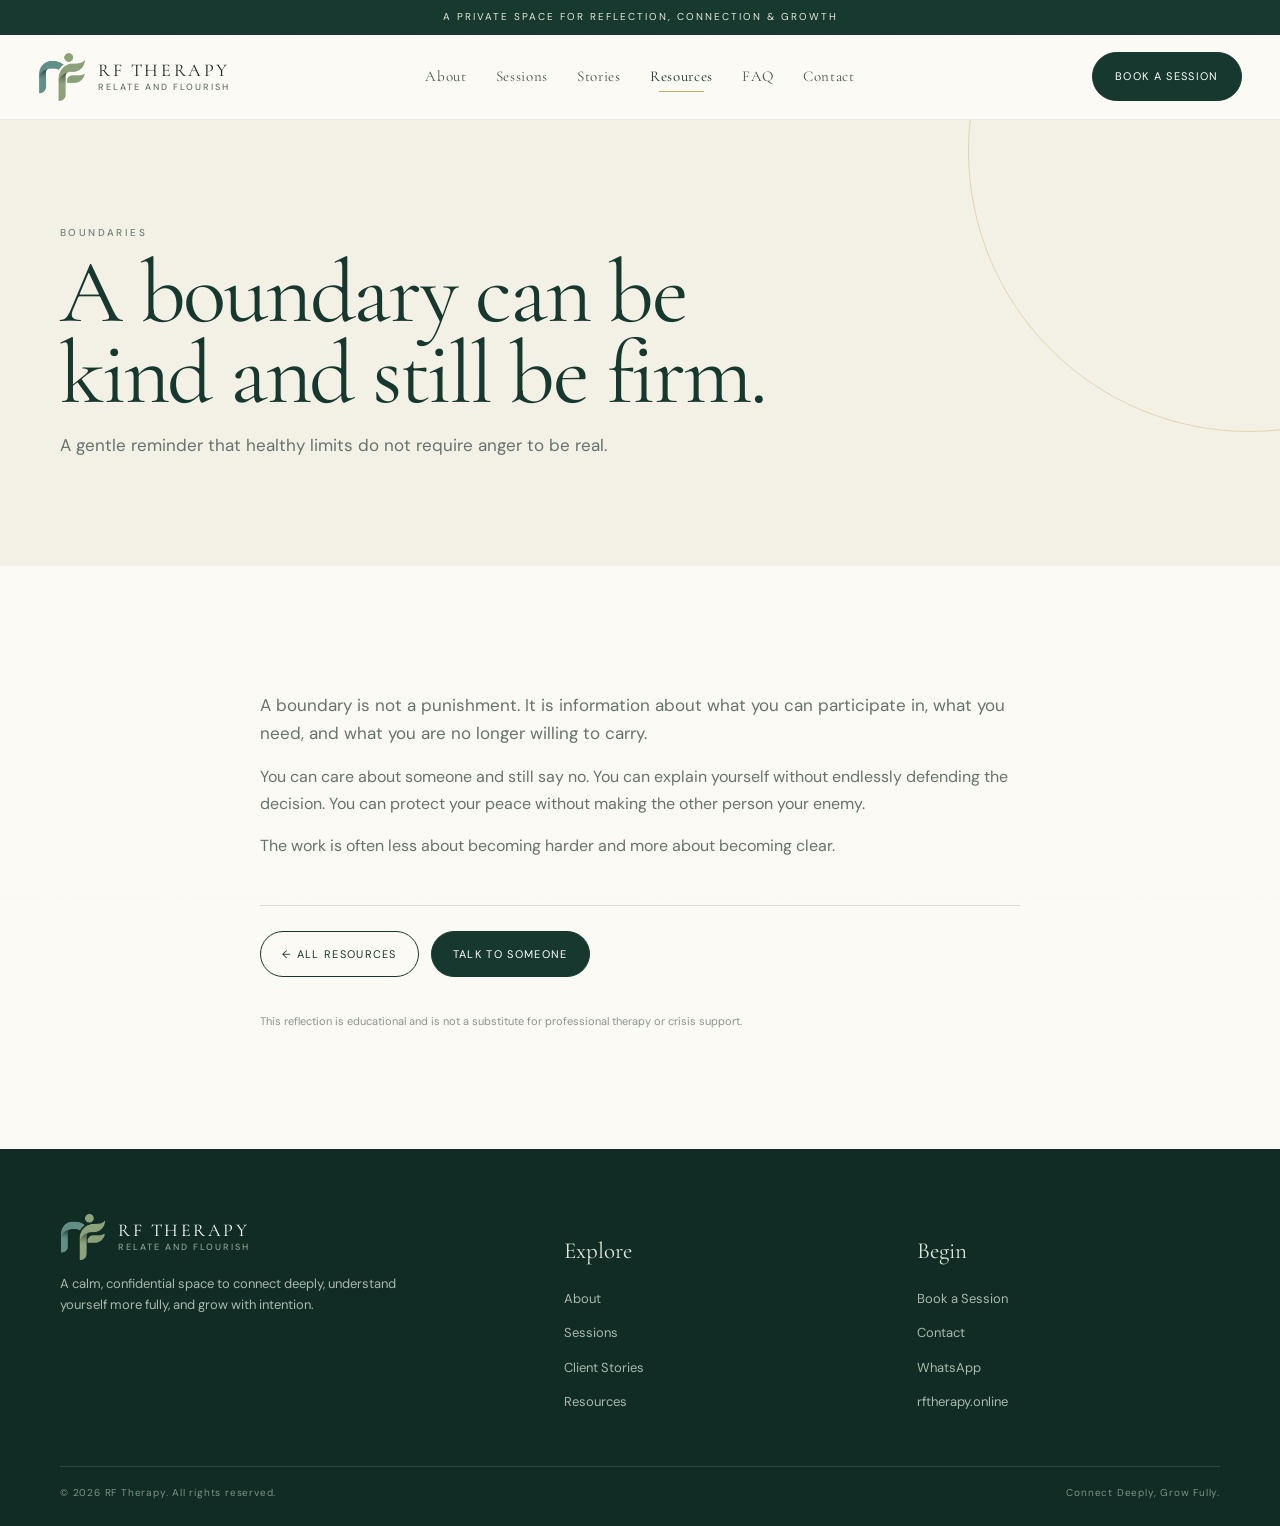
<file: resources/kind-firm-boundaries.html>
<!doctype html><html lang="en"><head><meta charset="utf-8"><meta name="viewport" content="width=device-width, initial-scale=1"><meta name="description" content="A boundary can be kind and still be firm. · RF Therapy"><link rel="preconnect" href="https://fonts.googleapis.com"><link rel="preconnect" href="https://fonts.gstatic.com" crossorigin><link href="https://fonts.googleapis.com/css2?family=Cormorant+Garamond:wght@400;500;600&family=DM+Sans:wght@400;500;600&display=swap" rel="stylesheet"><link rel="icon" type="image/x-icon" href="../assets/favicon.ico"><link rel="icon" type="image/png" sizes="512x512" href="../assets/favicon.png"><link rel="apple-touch-icon" href="../assets/favicon-512.png"><link rel="stylesheet" href="../assets/styles.css"><title>A boundary can be kind and still be firm. · RF Therapy</title></head><body><div class="announce">A private space for reflection, connection & growth</div><header class="site-header"><div class="wrap"><nav><a class="brand" href="../index.html"><img src="../assets/rf-mark.png" alt="RF Therapy mark"><div class="brand-copy">RF THERAPY<small>RELATE AND FLOURISH</small></div></a><div class="navlinks"><a href="../about.html">About</a><a href="../sessions.html">Sessions</a><a href="../stories.html">Stories</a><a href="../resources.html" class="active">Resources</a><a href="../faq.html">FAQ</a><a href="../contact.html">Contact</a></div><a class="nav-cta" href="../booking.html">Book a Session</a><button class="menu" onclick="document.getElementById('mobilePanel').classList.toggle('open')" aria-label="Menu">☰</button></nav></div><div class="mobile-panel" id="mobilePanel"><a href="../about.html">About</a><a href="../sessions.html">Sessions</a><a href="../stories.html">Stories</a><a href="../resources.html">Resources</a><a href="../faq.html">FAQ</a><a href="../contact.html">Contact</a><a href="../booking.html"><strong>Book a Session →</strong></a></div></header><main><section class="page-hero"><div class="wrap"><div class="kicker">Boundaries</div><h1>A boundary can be kind and still be firm.</h1><p>A gentle reminder that healthy limits do not require anger to be real.</p></div></section><section><div class="wrap legal" style="max-width:760px"><p class="lead">A boundary is not a punishment. It is information about what you can participate in, what you need, and what you are no longer willing to carry.</p><p>You can care about someone and still say no. You can explain yourself without endlessly defending the decision. You can protect your peace without making the other person your enemy.</p><p>The work is often less about becoming harder and more about becoming clear.</p><div style="margin-top:45px;padding-top:25px;border-top:1px solid var(--line);display:flex;gap:12px;flex-wrap:wrap"><a class="btn secondary" href="../resources.html">← All resources</a><a class="btn primary" href="../booking.html">Talk to someone</a></div><p style="font-size:11px;color:#8a948e;margin-top:35px">This reflection is educational and is not a substitute for professional therapy or crisis support.</p></div></section></main><footer class="footer"><div class="wrap footer-grid"><div><a class="brand" href="../index.html"><img src="../assets/rf-mark.png" alt="" style="width:46px;height:46px"><div class="brand-copy">RF THERAPY<small>RELATE AND FLOURISH</small></div></a><p style="max-width:340px">A calm, confidential space to connect deeply, understand yourself more fully, and grow with intention.</p></div><div><h3>Explore</h3><p><a href="../about.html">About</a></p><p><a href="../sessions.html">Sessions</a></p><p><a href="../stories.html">Client Stories</a></p><p><a href="../resources.html">Resources</a></p></div><div><h3>Begin</h3><p><a href="../booking.html">Book a Session</a></p><p><a href="../contact.html">Contact</a></p><p><a href="https://wa.me/2348144134768">WhatsApp</a></p><p><a href="https://rftherapy.online">rftherapy.online</a></p></div></div><div class="wrap bottom"><span>© 2026 RF Therapy. All rights reserved.</span><span>Connect Deeply, Grow Fully.</span></div></footer><script>document.querySelectorAll('#mobilePanel a').forEach(a=>a.addEventListener('click',()=>document.getElementById('mobilePanel').classList.remove('open')));</script></body></html>
</file>
<file: assets/styles.css>
:root{
 --forest:#17382e; --forest-2:#234a3d; --teal:#4f938c; --olive:#9cab78; --olive-deep:#7f9163;
 --cream:#f3f0e6; --paper:#fbfaf5; --ink:#1b2924; --muted:#66736c; --gold:#c7aa67;
 --line:rgba(23,56,46,.14); --serif:"Cormorant Garamond", Georgia, serif;
 --sans:Inter, ui-sans-serif, system-ui, -apple-system, BlinkMacSystemFont,"Segoe UI",sans-serif;
 --shadow:0 25px 80px rgba(23,56,46,.13); --radius:28px;
}
*{box-sizing:border-box} html{scroll-behavior:smooth}
body{margin:0;background:var(--paper);color:var(--ink);font-family:var(--sans);line-height:1.65}
body:before{content:"";position:fixed;inset:0;pointer-events:none;opacity:.04;background-image:url("data:image/svg+xml,%3Csvg width='120' height='120' viewBox='0 0 120 120' xmlns='http://www.w3.org/2000/svg'%3E%3Cfilter id='n'%3E%3CfeTurbulence type='fractalNoise' baseFrequency='.75' numOctaves='2' stitchTiles='stitch'/%3E%3C/filter%3E%3Crect width='100%25' height='100%25' filter='url(%23n)' opacity='.55'/%3E%3C/svg%3E")}
a{color:inherit;text-decoration:none}.wrap{width:min(1160px,92%);margin:auto}
.announce{background:var(--forest);color:#e6eadf;text-align:center;font-size:10px;letter-spacing:.2em;text-transform:uppercase;padding:9px}
.site-header{position:sticky;top:0;z-index:50;background:rgba(251,250,245,.9);backdrop-filter:blur(18px);border-bottom:1px solid rgba(23,56,46,.07)}
nav{height:78px;display:flex;align-items:center;justify-content:space-between;gap:30px}
.brand{display:flex;align-items:center;gap:12px}.brand img{width:45px;height:45px;object-fit:contain}.brand-copy{font-family:var(--serif);font-size:16px;letter-spacing:.16em;white-space:nowrap}.brand-copy small{display:block;font-family:var(--sans);font-size:9px;letter-spacing:.18em;color:var(--muted);margin-top:2px}
.navlinks{display:flex;align-items:center;gap:27px;font-size:12px;color:#516059}.navlinks a:hover{color:var(--forest)}
.nav-cta,.btn{display:inline-flex;align-items:center;justify-content:center;border-radius:999px;padding:13px 21px;font-size:11px;letter-spacing:.12em;text-transform:uppercase;transition:.25s}
.nav-cta,.btn.primary{background:var(--forest);color:#fff;border:1px solid var(--forest)}.btn.secondary{border:1px solid var(--forest);color:var(--forest)}
.btn.whatsapp{border:1px solid rgba(23,56,46,.3);background:#e6ead8;color:var(--forest)}
.btn:hover,.nav-cta:hover{transform:translateY(-2px);box-shadow:0 12px 28px rgba(23,56,46,.13)}
.menu{display:none;border:0;background:transparent;font-size:25px;color:var(--forest)}
.hero{min-height:760px;background:var(--cream);position:relative;overflow:hidden;display:flex;align-items:center}
.hero:before{content:"";position:absolute;width:700px;height:700px;border:1px solid rgba(199,170,103,.5);border-radius:50%;right:-260px;top:-220px}
.hero:after{content:"";position:absolute;width:540px;height:230px;border:1px solid rgba(127,145,99,.32);border-radius:50%;left:-290px;bottom:-120px;transform:rotate(-16deg)}
.hero-grid{display:grid;grid-template-columns:1fr .95fr;gap:75px;align-items:center;position:relative;z-index:2}
.eyebrow,.kicker{font-size:10px;letter-spacing:.24em;text-transform:uppercase;color:#738079}
.hero h1{font:clamp(62px,7vw,102px)/.88 var(--serif);font-weight:400;letter-spacing:-.055em;color:var(--forest);margin:18px 0 25px}
.hero p{max-width:580px;font-size:17px;color:#5e6a64;margin-bottom:30px}
.actions{display:flex;flex-wrap:wrap;gap:12px}.micro{font-size:11px;color:#7a857f;margin-top:17px}
.hero-visual{min-height:540px;position:relative;display:grid;place-items:center}
.hero-orb{width:min(490px,80vw);aspect-ratio:1;border-radius:50%;background:radial-gradient(circle at 34% 28%,#dfe4ce,#a6b183 70%,#899b6c);box-shadow:var(--shadow);position:relative}
.hero-orb:before{content:"";position:absolute;inset:32px;border:1px solid rgba(23,56,46,.25);border-radius:50%}
.hero-orb img{position:absolute;width:50%;height:55%;object-fit:contain;left:24%;top:22%;filter:drop-shadow(0 15px 18px rgba(23,56,46,.08))}
.hero-leaf{position:absolute;width:220px;right:2%;bottom:3%;opacity:.82}
.hero-leaf path{fill:none;stroke:var(--gold);stroke-width:1.15;stroke-linecap:round}
section{padding:108px 0}.soft{background:#e9ecdc}.dark{background:var(--forest);color:#fff}.section-head{max-width:720px;margin-bottom:50px}.section-head h2{font:clamp(42px,5vw,64px)/.98 var(--serif);font-weight:400;color:var(--forest);letter-spacing:-.035em;margin:10px 0 17px}.dark h2{color:#fff}.lead{font-size:17px;color:var(--muted)}
.split{display:grid;grid-template-columns:1fr 1fr;gap:70px;align-items:center}.story-panel{background:var(--forest);color:white;border-radius:var(--radius);padding:56px;min-height:450px;position:relative;overflow:hidden;box-shadow:var(--shadow)}
.story-panel:before{content:"";position:absolute;width:380px;height:380px;border:1px solid rgba(199,170,103,.5);border-radius:50%;right:-180px;top:-130px}.story-panel:after{content:"";position:absolute;width:180px;height:180px;border:1px solid rgba(155,172,120,.3);border-radius:50%;left:-110px;bottom:-100px}
.story-panel .bigquote{font:35px/1.15 var(--serif);max-width:500px;position:relative;z-index:2}.signature{margin-top:40px;font-size:10px;letter-spacing:.18em;text-transform:uppercase;color:#bfcabd}
.bodycopy p{color:#5e6b64}.bodycopy strong{color:var(--forest)}
.values,.cards,.stories,.resource-grid{display:grid;grid-template-columns:repeat(3,1fr);gap:18px}.value,.card,.resource{padding:31px;border:1px solid var(--line);border-radius:24px;background:rgba(255,255,255,.6)}.value h3,.card h3,.resource h3{font:27px var(--serif);font-weight:400;color:var(--forest);margin:10px 0 8px}.num{font-size:10px;letter-spacing:.18em;color:#a28e59}
.card{background:#fff;min-height:280px;transition:.25s}.card:hover,.resource:hover{transform:translateY(-4px);box-shadow:var(--shadow)}.card p,.resource p{font-size:14px;color:var(--muted)}.arrow{color:#9a8650;font-size:19px}
.process{display:grid;grid-template-columns:repeat(4,1fr);gap:25px}.step{border-top:1px solid var(--line);padding-top:20px}.step h3{font:25px var(--serif);color:var(--forest);margin:12px 0 6px}.step p{font-size:14px;color:var(--muted)}
.stories{grid-template-columns:1fr 1fr}.testimonial{background:var(--cream);padding:38px;border-radius:25px}.testimonial p{font:23px/1.35 var(--serif);color:var(--forest)}.testimonial small{font-size:10px;letter-spacing:.13em;text-transform:uppercase;color:#78847c}
.booking{display:grid;grid-template-columns:.85fr 1.15fr;gap:65px;background:var(--forest);border-radius:34px;padding:60px;overflow:hidden;position:relative}.booking:after{content:"";position:absolute;width:430px;height:430px;border:1px solid rgba(199,170,103,.32);border-radius:50%;right:-220px;bottom:-260px}.booking h2{color:white;font:clamp(42px,5vw,62px)/.98 var(--serif);font-weight:400;margin:12px 0 18px}.booking p{color:#c6d0c8}.form{display:grid;grid-template-columns:1fr 1fr;gap:13px;position:relative;z-index:2}.form label{font-size:9px;letter-spacing:.14em;text-transform:uppercase;color:#c7d0c7}.form .full{grid-column:1/-1}.form input,.form select,.form textarea{width:100%;margin-top:7px;border:0;border-radius:12px;background:#f6f3e8;padding:13px;color:var(--ink);font:14px var(--sans);outline:0}.form textarea{min-height:105px;resize:vertical}.form button{border:0;background:#c8b173;color:var(--forest);padding:14px 20px;border-radius:999px;text-transform:uppercase;letter-spacing:.1em;font-weight:700;cursor:pointer}.consent{font-size:10px!important;color:#94a59a!important;margin-top:10px}
.faq{max-width:850px}.faq details{border-top:1px solid var(--line);padding:21px 0}.faq details:last-child{border-bottom:1px solid var(--line)}summary{list-style:none;cursor:pointer;font:23px var(--serif);color:var(--forest)}summary::-webkit-details-marker{display:none}.faq p{color:var(--muted);max-width:720px}
.contact-grid{display:grid;grid-template-columns:1fr 1fr;gap:18px}.contact-card{background:#fff;padding:38px;border:1px solid var(--line);border-radius:24px}.contact-card h3{font:28px var(--serif);font-weight:400;color:var(--forest);margin:0 0 10px}.contact-card p{color:var(--muted)}
.footer{background:#102c24;color:#dfe6db;padding:65px 0 25px}.footer-grid{display:grid;grid-template-columns:1.5fr 1fr 1fr;gap:50px}.footer h3{font:23px var(--serif);font-weight:400}.footer p,.footer a{color:#aab8ae;font-size:13px}.footer .brand-copy{color:#fff}.footer .brand-copy small{color:#8e9f94}.bottom{border-top:1px solid rgba(255,255,255,.12);margin-top:40px;padding-top:18px;display:flex;justify-content:space-between;font-size:10px;letter-spacing:.08em;color:#819188}
.page-hero{background:var(--cream);padding:105px 0 90px;position:relative;overflow:hidden}.page-hero:after{content:"";position:absolute;width:560px;height:560px;border:1px solid rgba(199,170,103,.4);border-radius:50%;right:-250px;top:-250px}.page-hero h1{font:clamp(55px,7vw,92px)/.9 var(--serif);font-weight:400;color:var(--forest);max-width:900px;margin:12px 0}.page-hero p{max-width:650px;color:var(--muted);font-size:17px}
.resource-hero{background:var(--forest);color:white;padding:90px 0}.resource-hero h1{font:clamp(52px,6vw,82px)/.92 var(--serif);font-weight:400;margin:10px 0}.resource-hero p{color:#c6d1c9;max-width:650px}
.resource{background:#fff}.resource .tag{font-size:9px;letter-spacing:.16em;text-transform:uppercase;color:#8b7a4e}
.legal{max-width:820px}.legal h2{font:34px var(--serif);color:var(--forest);font-weight:400;margin-top:42px}.legal p,.legal li{color:var(--muted)}
.toast{position:fixed;right:22px;bottom:22px;background:var(--forest);color:white;padding:16px 20px;border-radius:14px;box-shadow:var(--shadow);transform:translateY(150px);transition:.3s;z-index:100;font-size:12px}.toast.show{transform:translateY(0)}
.mobile-panel{display:none}
@media(max-width:900px){
 .navlinks,.nav-cta{display:none}.menu{display:block}nav{height:70px}.mobile-panel{position:absolute;top:70px;left:0;right:0;background:var(--paper);border-bottom:1px solid var(--line);padding:20px 4%;display:none}.mobile-panel.open{display:grid}.mobile-panel a{padding:12px 0;border-bottom:1px solid var(--line);font-size:13px}
 .hero{min-height:auto;padding:78px 0}.hero-grid,.split,.booking,.contact-grid{grid-template-columns:1fr}.hero-visual{min-height:430px}.values,.cards,.resource-grid{grid-template-columns:1fr}.process{grid-template-columns:1fr 1fr}.stories{grid-template-columns:1fr}.footer-grid{grid-template-columns:1fr}.form{grid-template-columns:1fr}.form .full{grid-column:auto}.booking{padding:38px 25px}.bottom{display:block}.bottom span{display:block;margin-top:8px}
}
@media(max-width:560px){section{padding:80px 0}.hero h1{font-size:58px}.hero-orb{width:330px}.process{grid-template-columns:1fr}.story-panel{padding:35px}.story-panel .bigquote{font-size:29px}.page-hero{padding:75px 0}.brand-copy{font-size:14px}.brand img{width:40px;height:40px}}


/* RF THERAPY — navigation system */
:root{
 --serif:"Cormorant Garamond", Georgia, serif;
 --sans:"DM Sans", Inter, ui-sans-serif, system-ui, sans-serif;
}
.site-header{position:sticky;top:0;z-index:100;background:rgba(251,250,245,.94);backdrop-filter:blur(18px);border-bottom:1px solid rgba(23,56,46,.07)}
.site-header .wrap{width:min(1280px,94%)}
nav{position:relative;display:grid;grid-template-columns:minmax(250px,1fr) auto minmax(170px,1fr);align-items:center;gap:28px;height:84px;min-width:0}
.brand{display:flex;align-items:center;gap:12px;min-width:0;justify-self:start;position:relative;z-index:3}
.brand img{width:48px;height:48px;object-fit:contain;flex:0 0 auto}
.brand-copy{font-family:var(--serif);font-size:18px;line-height:.92;letter-spacing:.14em;white-space:nowrap}
.brand-copy small{display:block;font-family:var(--sans);font-size:9px;font-weight:500;letter-spacing:.22em;color:var(--muted);margin-top:5px}
.navlinks{display:flex;align-items:center;justify-content:center;gap:29px;white-space:nowrap;font-family:var(--serif);font-size:15px;line-height:1;letter-spacing:.045em;color:#46554e;justify-self:center}
.navlinks a{position:relative;padding:9px 0;transition:color .2s ease}
.navlinks a:after{content:"";position:absolute;left:50%;bottom:1px;width:0;height:1px;background:var(--gold);transform:translateX(-50%);transition:width .25s ease}
.navlinks a:hover,.navlinks a.active{color:var(--forest)}
.navlinks a:hover:after,.navlinks a.active:after{width:70%}
.nav-cta{justify-self:end;position:relative;z-index:3;font-family:var(--sans);padding:14px 22px!important;font-size:11px!important;white-space:nowrap}
.menu{display:none;border:0;background:transparent;color:var(--forest);cursor:pointer}
.mobile-panel{display:none}

/* Editorial luxury, kept readable */
.hero h1,.section-head h2,.booking h2,.page-hero h1,.resource-hero h1,.story-panel .bigquote,.value h3,.card h3,.resource h3,.step h3,.testimonial p,.faq summary,.contact-card h3,.footer h3{font-kerning:normal;text-wrap:balance}
.section-head h2,.page-hero h1,.resource-hero h1{letter-spacing:-.025em}
.kicker,.eyebrow,.num,.tag{font-family:var(--sans);font-weight:500}

@media(max-width:1120px) and (min-width:901px){
 .site-header .wrap{width:95%}
 nav{grid-template-columns:minmax(225px,1fr) auto minmax(155px,1fr);gap:16px}
 .navlinks{gap:19px;font-size:14px}
 .nav-cta{padding:12px 16px!important}
 .brand-copy{font-size:16px}
}
@media(max-width:900px){
 nav{height:72px;display:flex;justify-content:space-between;gap:15px}
 .navlinks,.nav-cta{display:none}
 .brand img{width:43px;height:43px}
 .brand-copy{font-size:16px}
 .brand-copy small{font-size:8px}
 .menu{display:flex;place-items:center;font-size:0;justify-self:end;position:relative;z-index:4}
 .menu:before{content:"";display:block;width:16px;height:1px;background:var(--forest);box-shadow:0 5px 0 var(--forest);transition:.2s}
 .mobile-panel{position:absolute;top:72px;left:0;right:0;background:rgba(251,250,245,.98);border-bottom:1px solid var(--line);padding:14px 5%;box-shadow:0 18px 35px rgba(23,56,46,.09);font-family:var(--serif);font-size:18px;letter-spacing:.03em}
 .mobile-panel.open{display:grid;gap:0}
 .mobile-panel a{padding:15px 4px;border-bottom:1px solid var(--line);font-size:17px}
 .mobile-panel a:last-child{margin-top:8px;border:1px solid var(--forest);border-radius:999px;text-align:center;padding:13px;font-family:var(--sans);font-size:11px;letter-spacing:.12em;text-transform:uppercase}
 .hero-grid,.split,.booking,.contact-grid{grid-template-columns:1fr;gap:42px}
 .hero-visual{min-height:400px;order:2}
 .values,.cards,.resource-grid{grid-template-columns:1fr 1fr}
 .process{grid-template-columns:1fr 1fr}
 .footer-grid{grid-template-columns:1fr 1fr}
}
@media(max-width:620px){
 .site-header .wrap{width:90%}
 section{padding:78px 0}
 .announce{font-size:8px;letter-spacing:.16em;padding:8px 12px}
 .hero{padding:65px 0 60px}
 .hero h1{font-size:clamp(54px,16vw,76px)}
 .hero p{font-size:16px}
 .actions{flex-direction:column;align-items:stretch}.actions .btn{text-align:center}
 .hero-visual{min-height:340px}.hero-orb{width:min(330px,82vw)}.hero-leaf{width:150px}
 .values,.cards,.resource-grid,.process,.stories,.footer-grid{grid-template-columns:1fr}
 .story-panel{padding:34px;min-height:380px}.story-panel .bigquote{font-size:29px}
 .booking{padding:36px 25px;border-radius:26px}.form{grid-template-columns:1fr}.form .full{grid-column:auto}
 .page-hero{padding:70px 0}.page-hero h1,.resource-hero h1{font-size:clamp(52px,15vw,72px)}
 .section-head h2{font-size:clamp(40px,12vw,56px)}
 .contact-card{padding:30px}
 .bottom{display:block}.bottom span{display:block;margin-top:8px}
}
@media(max-width:390px){
 .brand-copy{font-size:14px}.brand-copy small{font-size:7px}.brand img{width:39px;height:39px}nav{height:66px}.mobile-panel{top:66px}
}

/* =========================================================
   CONSULTANT FEATURE
   Editorial portrait treatment
   ========================================================= */

.consultant-feature {
    background: var(--paper);
    overflow: hidden;
}

.consultant-feature-grid {
    display: grid;
    grid-template-columns: .92fr 1.08fr;
    gap: 80px;
    align-items: center;
}


/* ---------------------------------------------------------
   Portrait composition
   --------------------------------------------------------- */

.consultant-photo-wrap {
    position: relative;
    min-height: 570px;
    display: flex;
    align-items: center;
    justify-content: center;
}


/* Large fine gold circle behind the portrait */

.consultant-photo-wrap::before {
    content: "";
    position: absolute;

    width: 470px;
    height: 470px;

    border: 1px solid rgba(199, 170, 103, .48);
    border-radius: 50%;

    left: -55px;
    top: 35px;

    z-index: 0;
}


/* Soft olive organic shape */

.consultant-photo-wrap::after {
    content: "";

    position: absolute;

    width: 210px;
    height: 210px;

    background: var(--olive);

    border-radius: 52% 48% 58% 42%;

    right: -10px;
    bottom: 5px;

    opacity: .45;

    z-index: 0;
}


/* ---------------------------------------------------------
   Portrait frame
   --------------------------------------------------------- */

.consultant-photo-frame {
    position: relative;

    width: min(365px, 78%);
    height: 485px;

    z-index: 2;

    overflow: visible;

    border-radius: 185px 185px 35px 35px;

    background: var(--cream);

    box-shadow:
        0 30px 70px rgba(23, 56, 46, .16);

    transform: translateX(15px);
}


/* The actual photograph */

.consultant-photo {
    display: block;

    width: 100%;
    height: 100%;

    object-fit: cover;

    object-position: center top;

    border-radius: inherit;

    border: 8px solid rgba(251, 250, 245, .92);

    box-shadow:
        0 0 0 1px rgba(23, 56, 46, .08);

    transition:
        transform .5s ease,
        box-shadow .5s ease;
}


/* Very subtle lift on desktop */

@media (min-width: 901px) {

    .consultant-photo-frame:hover .consultant-photo {
        transform: translateY(-5px);
        box-shadow:
            0 25px 60px rgba(23, 56, 46, .18),
            0 0 0 1px rgba(199, 170, 103, .18);
    }

}


/* ---------------------------------------------------------
   Decorative botanical line
   --------------------------------------------------------- */

.consultant-photo-frame::after {
    content: "";

    position: absolute;

    width: 145px;
    height: 210px;

    right: -70px;
    top: 85px;

    border-right: 1px solid rgba(199, 170, 103, .65);
    border-top: 1px solid rgba(199, 170, 103, .65);

    border-radius: 0 100% 0 0;

    transform: rotate(18deg);

    pointer-events: none;
}


/* ---------------------------------------------------------
   Tablet
   --------------------------------------------------------- */

@media (max-width: 900px) {

    .consultant-feature-grid {
        grid-template-columns: 1fr;
        gap: 45px;
    }

    .consultant-photo-wrap {
        min-height: 510px;
    }

    .consultant-photo-wrap::before {
        width: 430px;
        height: 430px;

        left: 50%;
        top: 20px;

        transform: translateX(-62%);
    }

    .consultant-photo-frame {
        width: min(350px, 72vw);
        height: 455px;

        transform: translateX(0);
    }

}


/* ---------------------------------------------------------
   Mobile
   --------------------------------------------------------- */

@media (max-width: 620px) {

    .consultant-feature-grid {
        gap: 35px;
    }

    .consultant-photo-wrap {
        min-height: 445px;
    }

    .consultant-photo-wrap::before {
        width: 350px;
        height: 350px;

        left: 50%;
        top: 25px;

        transform: translateX(-60%);
    }

    .consultant-photo-wrap::after {
        width: 145px;
        height: 145px;

        right: -15px;
        bottom: 15px;
    }

    .consultant-photo-frame {
        width: min(300px, 76vw);
        height: 405px;
    }

    .consultant-photo-frame::after {
        width: 95px;
        height: 145px;

        right: -42px;
        top: 75px;
    }

    .consultant-photo {
        border-width: 6px;
    }

}


/* ---------------------------------------------------------
   Very small phones
   --------------------------------------------------------- */

@media (max-width: 390px) {

    .consultant-photo-wrap {
        min-height: 410px;
    }

    .consultant-photo-frame {
        width: 72vw;
        height: 375px;
    }

    .consultant-photo-wrap::before {
        width: 310px;
        height: 310px;
    }

}


.journal-filters {
    display: flex;
    margin-bottom: 10px;
}

.journal-filters button {
    background: #e9ecdc;
    color: #1b2924;
    padding: 15px;
    border: none;
    margin-right: 1px;
    cursor: pointer;
}

.journal-filters button:hover {
    background: #1b2924;
    color: #e9ecdc;
}

.journal-filters button:nth-of-type(4){
    border-top-right-radius: 20px;
}

.journal-filters button:nth-of-type(1){
    border-top-left-radius: 20px;
}

.resource-grid .resource {
    border-top-left-radius: 0;
}
</file>
